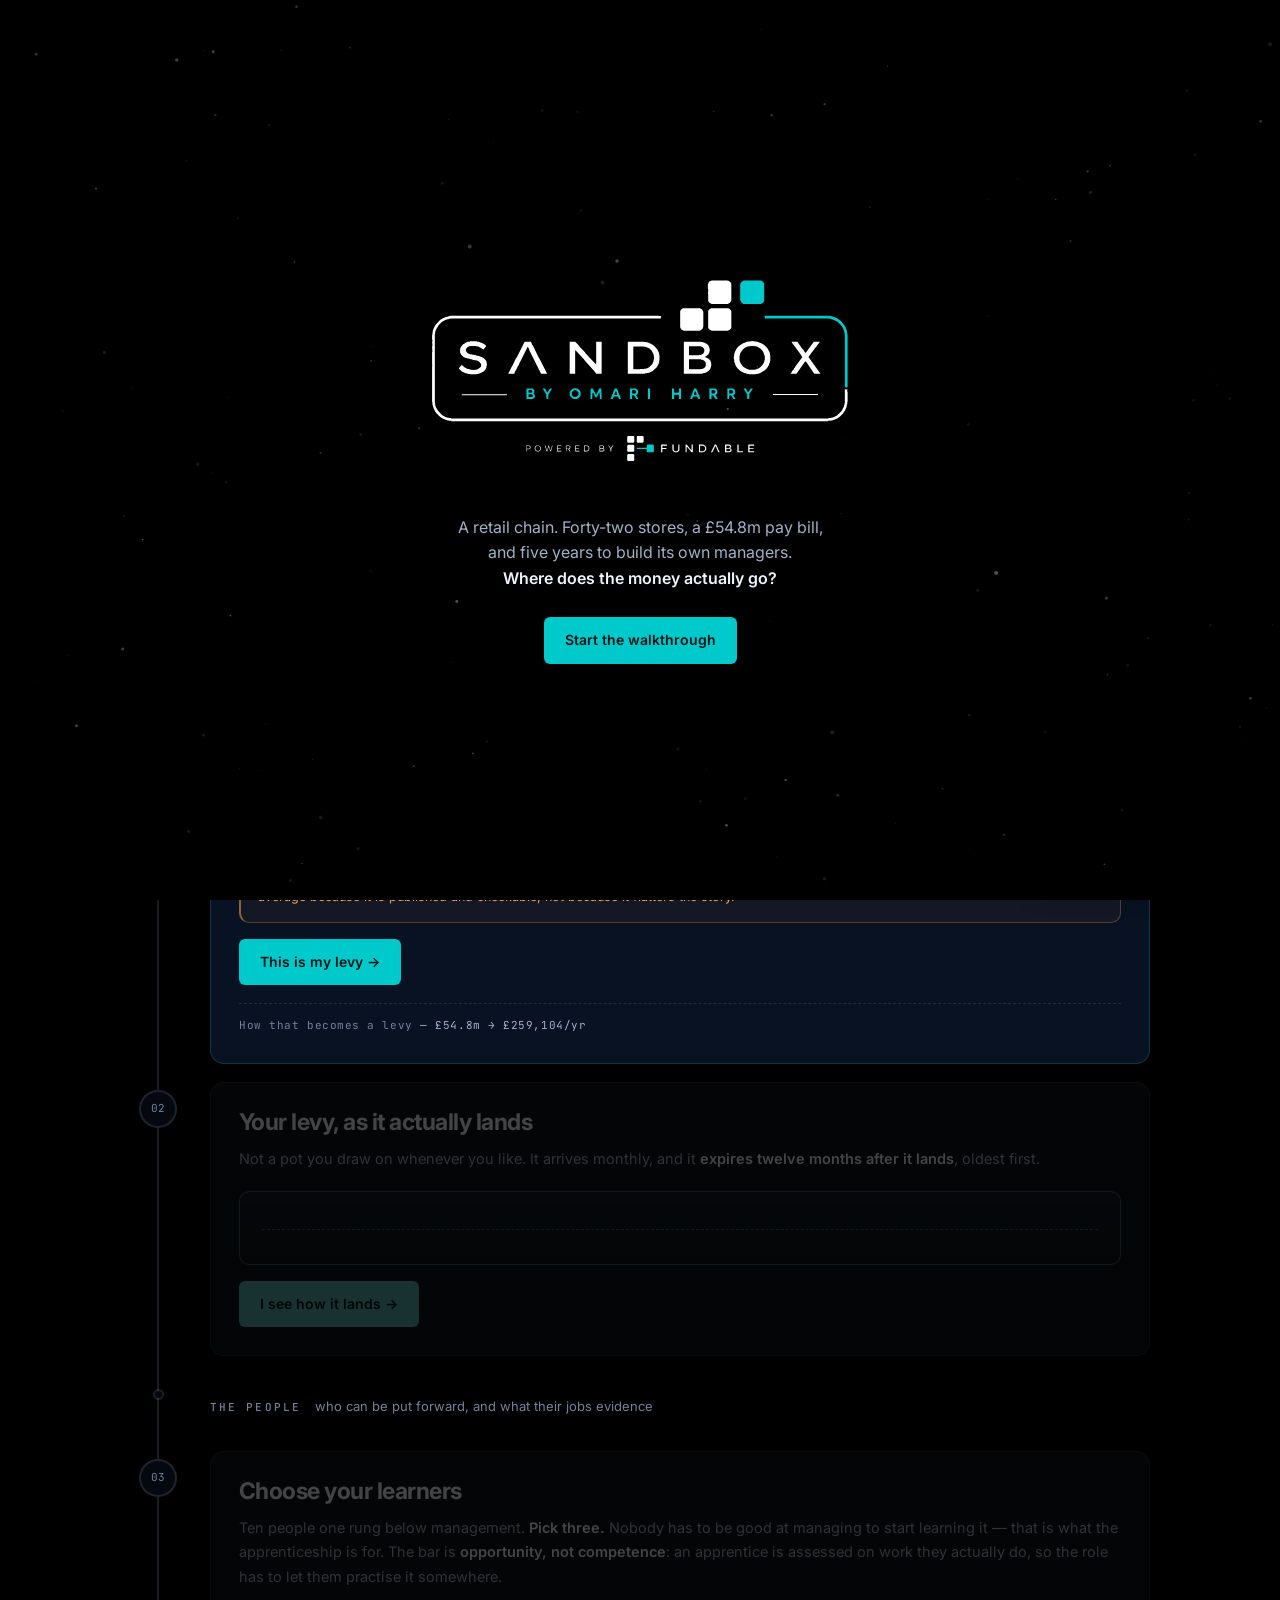
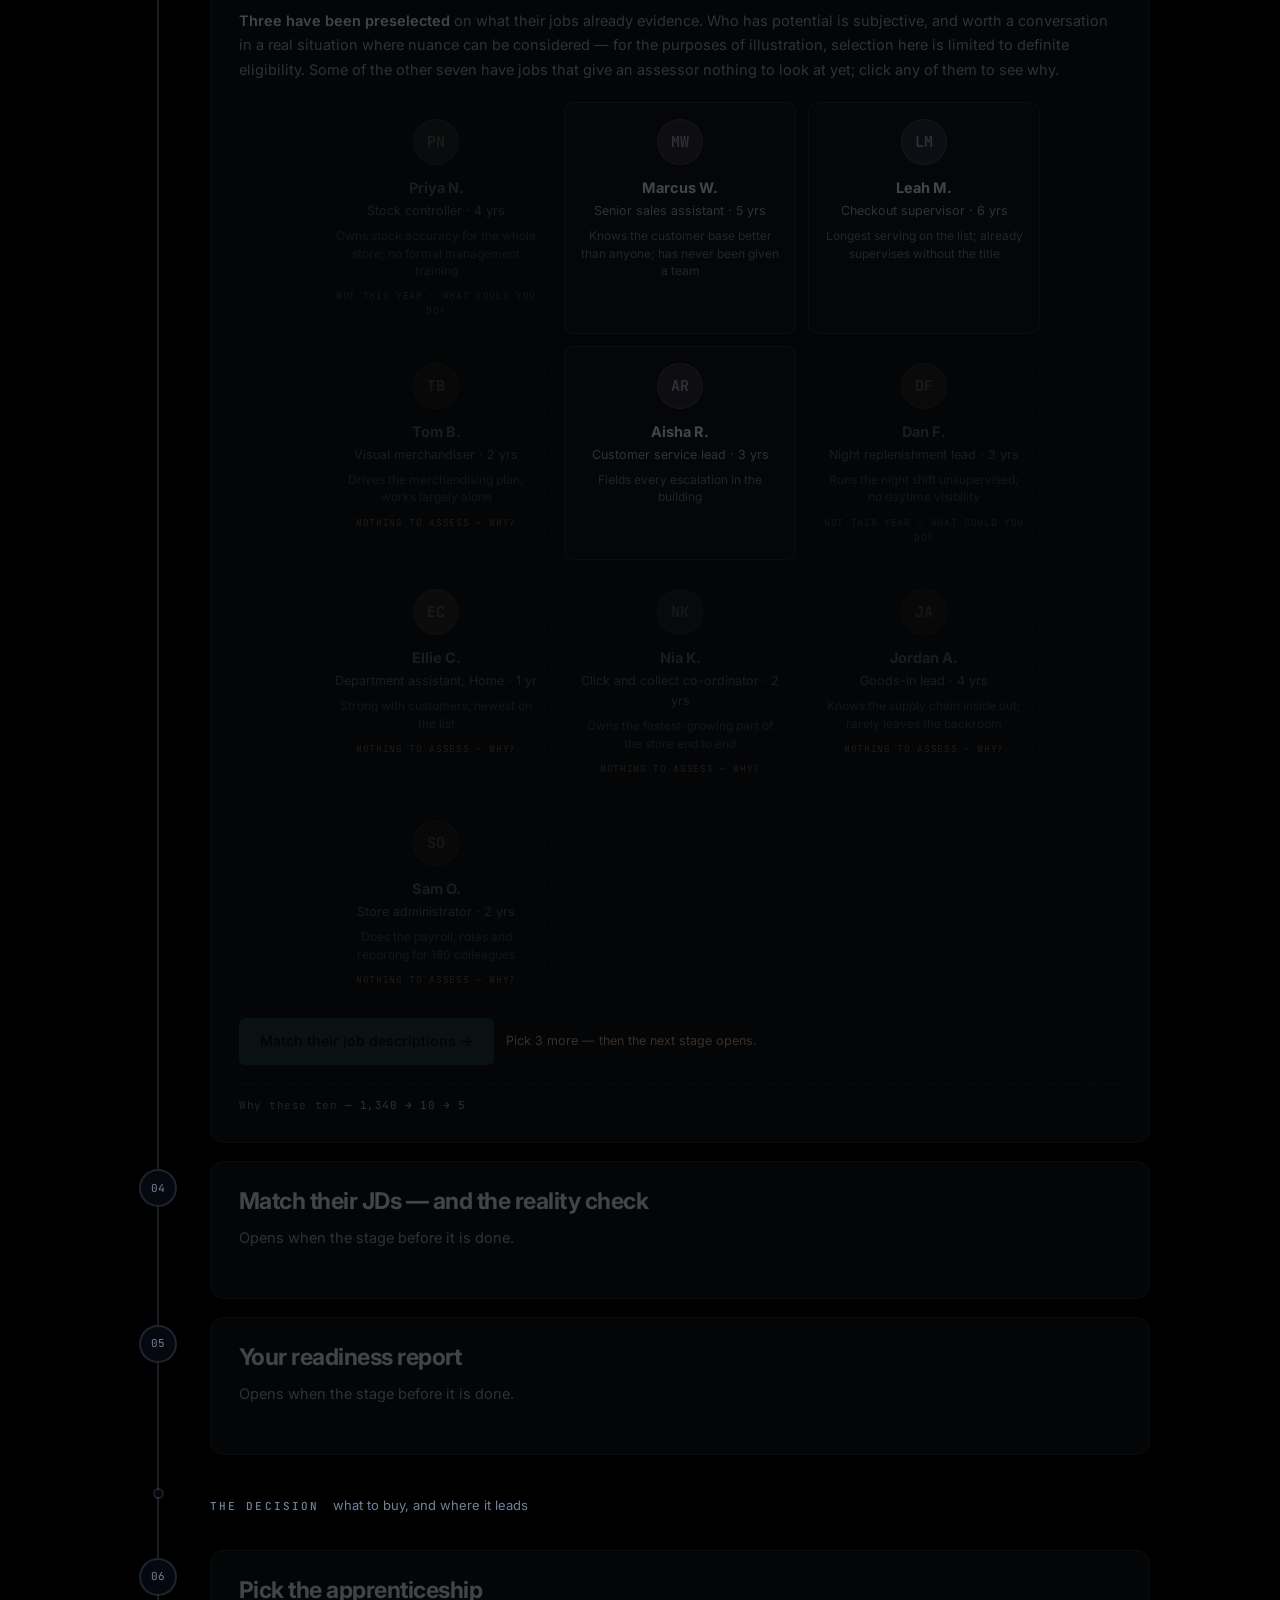
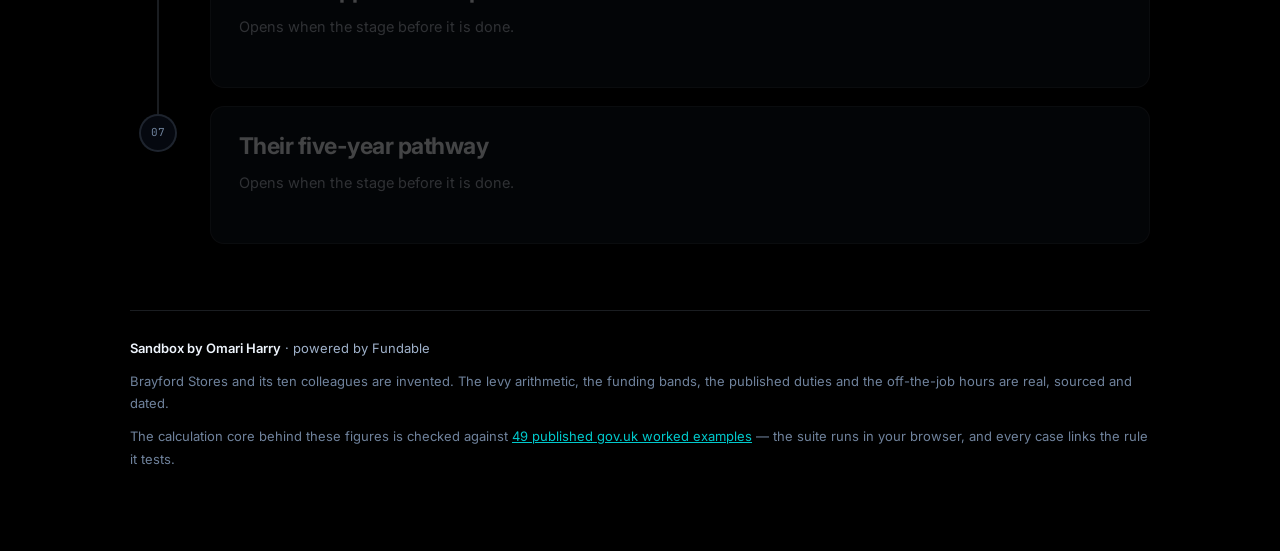
<file: index.html>
<!doctype html>
<html lang="en-GB">
<head>
<meta charset="utf-8">
<meta name="viewport" content="width=device-width,initial-scale=1">
<title>Sandbox by Omari Harry — develop a retail team, costed properly</title>
<meta name="description" content="A retail employer with a £54.8m pay bill and five years to build managers. Walk the funding, the people, the duty gap and the pathway — on published standards and the rules as they stand today.">
<link rel="icon" href="assets/fundable-favicon.svg">
<link rel="preconnect" href="https://fonts.googleapis.com">
<link rel="preconnect" href="https://fonts.gstatic.com" crossorigin>
<link href="https://fonts.googleapis.com/css2?family=Inter:wght@300;400;500;600;700;800&family=JetBrains+Mono:wght@400;500;600&display=swap" rel="stylesheet">
<style>
:root{
  --bg:#000000; --cyan:#00C9CC; --cyan-dim:rgba(0,201,204,.45); --cyan-ghost:rgba(0,201,204,.09);
  --ink:#eef4fc; --muted:#9fb1ca; --muted-2:#6f829c;
  --warm:#f0a35c; --bad:#e8705f; --good:#4fd6a0;
  --line:rgba(159,177,202,.16); --card:rgba(11,20,38,.9);
  --mono:'JetBrains Mono',ui-monospace,Menlo,Consolas,monospace;
  --rail:56px;
  /* Corner radii. There were thirteen distinct values in this file — 1, 2, 4,
     5, 6, 7, 9, 10, 12, 13, 14, 16 and 999 — which is not a system, it is
     what you get when every component is given whatever looked right the day
     it was written. These four say something instead: a container nested
     inside another takes a smaller radius than the thing it sits in, and a
     control takes a smaller one again, so the nesting is legible from the
     corners alone. Capsules and circles are shapes, not scale steps, and keep
     their own values. */
  --r-lg:14px;    /* the step card: the outermost container on the page   */
  --r-md:10px;    /* a panel sitting inside one                           */
  --r-sm:6px;     /* a control: button, disclosure, tag                   */
  --r-pill:999px; /* anything capsule-shaped: chips, tracks, thin marks   */
  /* One reading measure. Inside the stage cards there were seven different
     ones — 48, 60, 62, 72, 74, 76 and 78ch — all doing the same job, which
     put twelve different right edges in the cards and is why nothing looked
     aligned with anything. Measured shortfalls ran 129, 191, 203, 224, 254,
     262, 283, 298, 302, 310, 314, 492, 508 and 531px.

     Not removed, unified: at 12.5px a full 882px card is about 125
     characters a line, which is why the caps existed. With one value every
     paragraph shares an edge, so a card now has two — things that run the
     full width, and prose. */
  /* In px, not ch. ch is relative to each element's OWN font-size, so one
     token in ch resolved to 532, 583, 606, 620, 630 and 653px across the
     text sizes in these cards — a single token that still produced six
     edges. Absolute is the only way one value means one edge. 620px is the
     centre of what those caps already were: about 86 characters at 14px and
     96 at 12.5px, longer than the ideal measure and far shorter than the
     882px card. */
  --measure:620px;
  /* The measure is for prose with nothing around it. Inside a bordered panel
     the frame already shortens the line, so a measure there leaves a SECOND
     ragged edge inside the box — which is what the reality check looked
     like: its heading filling the box and its three paragraphs stopping
     213px short of the same inner edge. The rule is now: outside a box, the
     measure; inside one, fill it. */
}
*{box-sizing:border-box}
html{scroll-behavior:smooth}
body{margin:0;background:var(--bg);color:var(--ink);line-height:1.6;
  font-family:Inter,system-ui,-apple-system,'Segoe UI',sans-serif;-webkit-font-smoothing:antialiased}
body::before{content:'';position:fixed;inset:0;pointer-events:none;z-index:0;
  background:radial-gradient(900px 540px at 10% -14%,rgba(0,201,204,.085),transparent 62%)}
/* the cohort constellation. A canvas is a REPLACED element: inset:0 with an
   auto width gives it the intrinsic 300x150, not the inset box, so the size
   has to be stated. Sits under .wrap (z-index 1) and takes no clicks. */
#bg{position:fixed;inset:0;width:100%;height:100%;z-index:0;display:block;
  pointer-events:none}
.wrap{position:relative;z-index:1;max-width:1060px;margin:0 auto;padding:0 20px}
a{color:var(--cyan)}
:focus-visible{outline:2px solid var(--cyan);outline-offset:3px;border-radius:var(--r-sm)}

/* ── splash ───────────────────────────────────────────────────────────── */
#splash{position:fixed;inset:0;z-index:60;background:#000;display:flex;flex-direction:column;
  align-items:center;justify-content:center;gap:26px;padding:24px;transition:opacity .5s ease,visibility .5s}
#splash.gone{opacity:0;visibility:hidden}
/* The lockup is one flat SVG with no groups, so "powered by Fundable"
   cannot be scaled on its own inside it. It is sliced instead: measured, the
   artwork has a clean empty band between y608 and y640 of its 887 height, so
   the wordmark is everything above 624 and the credit everything below 640.
   Two boxes, each showing its own slice as a background, and the lower one
   is 70% as wide — which is the 30% reduction, since the background scales
   with the box. */
.sp-logo{display:flex;flex-direction:column;align-items:center;gap:10px;
  width:min(540px,86vw);position:relative;z-index:1;
  animation:rise .9s cubic-bezier(.2,.7,.3,1) both}
.sp-logo i{display:block;background-image:url(assets/sandbox-logo-transparent.svg);
  background-repeat:no-repeat;background-size:100% auto}
.sl-mark{width:100%;aspect-ratio:1774/624;background-position:top center}
.sl-by{width:70%;aspect-ratio:1774/247;background-position:bottom center}

/* Its own surface of the page's star field. The splash is opaque, so without
   this it is the one screen with nothing moving on it — and the field is
   already shared this way with the recap, same nodes, same drift, so the
   stars behind the logo are the stars you then scroll into. */
.sp-bg{position:absolute;inset:0;width:100%;height:100%;z-index:0;display:block;
  pointer-events:none;opacity:0;animation:spFade 2.4s .2s ease both}
@keyframes spFade{to{opacity:1}}
#splash .tag{position:relative;z-index:1;color:var(--muted);font-size:16px;text-align:center;max-width:46ch;margin:0;
  animation:rise .9s .25s cubic-bezier(.2,.7,.3,1) both}
#splash .tag b{color:var(--ink);font-weight:600}
#enter{position:relative;z-index:1;animation:rise .9s .45s cubic-bezier(.2,.7,.3,1) both}
@keyframes rise{from{opacity:0;transform:translateY(14px)}to{opacity:1;transform:none}}

/* ── chrome ───────────────────────────────────────────────────────────── */
.topbar{display:flex;align-items:center;justify-content:space-between;gap:22px;
  padding:24px 0 0;flex-wrap:wrap}
.topbar img{height:52px;width:auto}
/* the provenance was a wall of 10px mono beside the logo; it is now one line
   that opens, because it matters but it is not the headline */
details.prov{font-family:var(--mono);font-size:10.5px;color:var(--muted-2);max-width:70ch}
details.prov>summary{cursor:pointer;list-style:none;text-align:right;letter-spacing:.04em;
  padding:5px 0}
details.prov>summary::-webkit-details-marker{display:none}
details.prov>summary:hover,details.prov[open]>summary{color:var(--cyan)}
details.prov>summary b{color:var(--muted);font-weight:500}
.stamp{font-family:var(--mono);font-size:10.5px;color:var(--muted-2);margin:8px 0 0;
  text-align:right;line-height:1.95}
.stamp b{color:var(--muted);font-weight:500}
header{padding:56px 0 18px;max-width:72ch}
h1{margin:0 0 18px;font-size:clamp(30px,4.8vw,48px);line-height:1.05;font-weight:800;
  letter-spacing:-.027em;text-wrap:balance}
h1 em{font-style:normal;color:var(--cyan)}
.lede{margin:0;max-width:60ch;color:var(--muted);font-size:clamp(15px,1.8vw,17.5px);line-height:1.68}
.lede b{color:var(--ink);font-weight:600}

/* ── the stepper ──────────────────────────────────────────────────────── */
#stepper{position:fixed;top:0;left:0;right:0;z-index:40;background:rgba(3,6,12,.93);
  backdrop-filter:blur(9px);border-bottom:1px solid var(--line);
  transform:translateY(-100%);transition:transform .3s ease;pointer-events:none}
#stepper.show{transform:none;pointer-events:auto}
.stepper-in{max-width:1060px;margin:0 auto;padding:9px 20px;display:flex;align-items:center;
  gap:4px;flex-wrap:wrap}
.sdot{display:inline-flex;align-items:center;gap:7px;background:none;border:0;cursor:pointer;
  font:inherit;font-size:11.5px;color:var(--muted-2);padding:5px 9px;border-radius:var(--r-pill)}
.sdot:hover:not(:disabled){color:var(--ink);background:rgba(159,177,202,.07)}
.sdot:disabled{cursor:not-allowed;opacity:.42}
.sdot .sd{width:9px;height:9px;border-radius:50%;flex:0 0 auto;
  border:1.5px solid var(--stepc);background:transparent;transition:background .3s}
.sdot.done .sd{background:var(--stepc)}
.sdot.active .sd{background:var(--stepc);box-shadow:0 0 0 3px rgba(240,163,92,.22)}
.sdot.active{color:var(--ink);font-weight:600}
.sdot.locked .sd{border-color:var(--line)}
.sdot .sl{white-space:nowrap}
.sprog{margin-left:auto;font-family:var(--mono);font-size:10.5px;color:var(--muted-2);
  white-space:nowrap}

/* ── acts ─────────────────────────────────────────────────────────────────
   Seven steps is a lot to hold. Three acts give the page a shape you can see
   from the top, and the rail runs straight through them so the spine is not
   interrupted. */
.act{display:grid;grid-template-columns:var(--rail) 1fr;gap:0 24px;align-items:stretch}
.act .rail{position:relative;justify-self:center;width:var(--rail)}
.act .rail::after{content:'';position:absolute;left:50%;top:0;bottom:0;width:2px;margin-left:-1px;
  background:var(--line);transition:background .5s}
.act.lit .rail::after{background:var(--stepc,var(--cyan-dim));opacity:.55}
.act .rail::before{content:'';position:absolute;left:50%;top:50%;width:7px;height:7px;
  margin:-3.5px 0 0 -3.5px;border-radius:50%;background:#05080f;box-shadow:0 0 0 2px var(--line);
  z-index:2;transition:box-shadow .5s,background .5s}
.act.lit .rail::before{background:var(--stepc,var(--cyan));box-shadow:0 0 0 2px var(--stepc,var(--cyan))}
.act-label{display:flex;align-items:baseline;gap:14px;padding:40px 0 16px;flex-wrap:wrap}
.act-label b{font-family:var(--mono);font-size:11px;letter-spacing:.19em;text-transform:uppercase;
  color:var(--muted-2);font-weight:500;transition:color .5s}
.act.lit .act-label b{color:var(--stepc-ink,var(--cyan))}
.act-label i{font-style:normal;font-size:13px;color:var(--muted-2)}

/* ── the roadmap ──────────────────────────────────────────────────────── */
.step{display:grid;grid-template-columns:var(--rail) 1fr;gap:0 24px;align-items:start}
.rail{position:relative;justify-self:center;width:var(--rail);align-self:stretch}
.rail::after{content:'';position:absolute;left:50%;top:0;bottom:0;width:2px;margin-left:-1px;
  background:var(--line);transition:background .5s ease}
.step.done .rail::after{background:linear-gradient(var(--stepc,var(--cyan)),var(--stepc-next,var(--cyan-dim)))}
.step:last-of-type .rail::after{bottom:auto;height:46px}
.node{position:relative;z-index:2;display:flex;align-items:center;justify-content:center;
  width:38px;height:38px;margin:26px auto 0;border-radius:50%;background:#05080f;
  border:2px solid var(--line);font-family:var(--mono);font-size:11px;color:var(--muted-2);
  transition:border-color .4s,color .4s,box-shadow .4s,background .4s}
.step.active .node{border-color:var(--warm);color:var(--warm);
  box-shadow:0 0 0 5px rgba(240,163,92,.16);animation:arrive 2.4s ease-in-out infinite}
@keyframes arrive{0%,100%{box-shadow:0 0 0 5px rgba(240,163,92,.16)}
  50%{box-shadow:0 0 0 9px rgba(240,163,92,.05)}}
.step.done .node{border-color:var(--stepc,var(--cyan));background:var(--stepc,var(--cyan));
  color:var(--stepc-on,#07121a);font-weight:600;animation:none}
.step.done .node span{display:none}
.step.done .node::after{content:'\2713';font-size:15px}

.card{margin:18px 0 0;border:1px solid var(--line);border-radius:var(--r-lg);background:var(--card);
  padding:26px 28px 28px;transition:opacity .4s,filter .4s,border-color .4s}
.step.active .card{border-color:rgba(0,201,204,.22)}
.step.locked .card{opacity:.28;pointer-events:none;filter:grayscale(.55)}
.step.folded .card{padding:15px 22px}
.card-h{display:flex;align-items:baseline;gap:14px;flex-wrap:wrap}
/* Folded, the header becomes a three-column grid so the cyan summary starts
   at the same x on every stage. As a flex row it sat immediately after the
   heading, and the headings are different lengths — measured across the
   seven, the summary began at 137, 226, 173, 308, 174 and 188px, so scrolling
   a finished plan moved the one figure per stage you actually want to read
   through a 171px spread. The heading column is wider than the longest
   heading at the narrowest width this page runs at (294px at 1024), so
   nothing wraps to claim it. */
.step.folded .card-h{display:grid;grid-template-columns:310px 1fr auto;align-items:baseline;
  gap:0 14px}
.card-h h2{margin:0;font-size:23px;font-weight:700;letter-spacing:-.022em;line-height:1.2}
.step.folded .card-h h2{font-size:16px;font-weight:600;color:var(--muted)}
.fold-sum{margin:0;color:var(--cyan);font-size:13px;font-family:var(--mono)}
.reopen{margin-left:auto;background:none;border:0;color:var(--muted-2);font:inherit;font-size:12px;
  cursor:pointer;text-decoration:underline;padding:0}
.reopen:hover{color:var(--cyan)}
.linklike{background:none;border:0;padding:0;font:inherit;color:var(--cyan);cursor:pointer;
  text-decoration:underline;text-underline-offset:2px}
.linklike:hover{filter:brightness(1.2)}
.step.folded .card-body{display:none}
/* Full width, matching stage 1. These eighteen intros were the last things
   in the cards still stopping short of the edge, so every stage had one
   ragged right edge near the top of it. The trade is a longer line than the
   70ch they used to keep — about 100 characters on a full card — which is
   wide for continuous reading and is the reason the limit was there. They
   are short intros read once before the stage opens, not long passages, so
   the alignment is worth more here than the measure. */
.sub{margin:10px 0 20px;color:var(--muted);font-size:14.5px;line-height:1.68}
.sub b{color:var(--ink);font-weight:600}

/* ── payoff ───────────────────────────────────────────────────────────────
   The moments the walkthrough is actually for — the readout, the reality
   check, the verdict, the five-year tally. They were the same grey as the
   paragraphs around them, so they read as more text rather than as an
   arrival. One shared surface, lifted off the card. */
.payoff,.check,.verdict,.why{border-radius:var(--r-md);padding:22px 24px;margin-top:20px;position:relative;
  background:linear-gradient(180deg,rgba(0,201,204,.075),rgba(0,201,204,.015));
  border:1px solid var(--cyan-dim)}
.payoff::before,.check::before,.verdict::before,.why::before{content:'';position:absolute;left:0;top:18px;bottom:18px;width:2px;
  border-radius:var(--r-pill);background:var(--cyan)}
.payoff.warn,.check,.why{background:linear-gradient(180deg,rgba(240,163,92,.08),rgba(240,163,92,.015));
  border-color:rgba(240,163,92,.42)}
.payoff.warn::before,.check::before,.why::before{background:var(--warm)}
.payoff.stop,.verdict.bad{background:linear-gradient(180deg,rgba(232,112,95,.09),rgba(232,112,95,.015));
  border-color:rgba(232,112,95,.45)}
.payoff.stop::before,.verdict.bad::before{background:var(--bad)}
.payoff>h3,.check h3,.verdict h3,.why h4{margin:0 0 10px;font-size:15px;font-weight:700;letter-spacing:-.01em;color:var(--cyan)}
.payoff.warn>h3,.check h3,.why h4{color:var(--warm)}
.payoff.stop>h3,.verdict.bad h3{color:var(--bad)}
.payoff>p,.check p,.verdict p,.why p{margin:0 0 10px;font-size:14px;line-height:1.66;color:var(--muted)}
.payoff>p:last-child,.check p:last-child,.verdict p:last-child,.why p:last-child{margin-bottom:0}
.payoff b,.check b,.verdict b,.why b{color:var(--ink)}

/* ── working-out panel ────────────────────────────────────────────────── */
details.work{margin-top:18px;border-top:1px dashed var(--line);padding-top:13px}
details.work>summary{cursor:pointer;font-family:var(--mono);font-size:11px;letter-spacing:.05em;
  color:var(--muted-2);list-style:none}
details.work>summary::-webkit-details-marker{display:none}
details.work>summary:hover{color:var(--cyan)}
details.work>summary .chain{color:var(--muted)}
details.work[open]>summary{color:var(--cyan);margin-bottom:12px}
.funnel{font-family:var(--mono);font-size:12px;border-collapse:collapse;width:100%;max-width:var(--measure)}
.funnel td{padding:5px 0;border-bottom:1px solid rgba(159,177,202,.07);vertical-align:baseline}
.funnel td:last-child{text-align:right;color:var(--ink);font-variant-numeric:tabular-nums;white-space:nowrap}
.funnel .drop{color:var(--bad);margin-left:12px;font-size:11px}
.funnel tr.indent td:first-child{padding-left:16px;color:var(--muted)}
.funnel tr.sum td{color:var(--cyan);border-bottom:0;padding-top:9px}
.ours{margin:13px 0 0;font-size:12.5px;color:var(--warm);max-width:var(--measure);line-height:1.6}
.ours b{color:var(--ink)}

/* ── controls ─────────────────────────────────────────────────────────── */
label{display:block;font-size:12px;color:var(--muted);margin:0 0 7px}
input[type=range]{width:100%;max-width:520px;accent-color:var(--cyan);margin:4px 0 0}
.btn{font:inherit;font-size:14px;font-weight:600;cursor:pointer;border-radius:var(--r-sm);padding:11px 20px;
  border:1px solid transparent;background:var(--cyan);color:#001314}
.btn:hover{filter:brightness(1.1)}
.btn.ghost{background:none;color:var(--muted);border-color:var(--line)}
.btn.ghost:hover{color:var(--cyan);border-color:var(--cyan)}
.btn:disabled{opacity:.28;cursor:not-allowed;filter:none}
.gate-why{font-size:12.5px;color:var(--warm);max-width:var(--measure);line-height:1.5}
.gate-why.ok{color:var(--good)}
.why .scope{color:var(--muted-2);font-size:12.5px;font-style:italic}

/* ── the pointer ────────────────────────────────────────
   The gate already says WHAT is missing, in a line beside a disabled button
   that on these cards is usually below the fold. What it cannot say is WHERE.

   First attempt put the words in a tag floating above the target. Measured,
   it covered the £20,000,000 on step 1 — the very figure the instruction is
   about — and there is no side that is free: every target here is a block
   wrapped in body text, so above clips a paragraph's last line and right
   runs out of card by step 3. A pointer that hides the thing it points at is
   worse than none.

   So the two halves live apart, each where it has room. The halo says WHERE,
   drawn in the dead space just outside the target, overlapping nothing. The
   pill says WHAT, fixed bottom-right where nothing can be under it, and it
   scrolls the target back when you have wandered off. Warm while something
   is owed, cyan once the gate releases — the page's own rule, where warm is
   what you still have to deal with.

   No motion. Dynamics come after this, deliberately. */
#halo{position:fixed;z-index:35;pointer-events:none;border-radius:var(--r-md);
  border:1.5px solid var(--warm);box-shadow:0 0 0 3px rgba(240,163,92,.1);
  opacity:0;transition:opacity .3s ease,border-color .3s ease}
#halo.on{opacity:1}
#halo.ready{border-color:var(--cyan);box-shadow:0 0 0 3px rgba(0,201,204,.09)}
/* bottom right, because the dev bar owns bottom left and the stepper the top */
#nudge{position:fixed;right:20px;bottom:20px;z-index:45;display:none;align-items:center;
  gap:9px;max-width:min(42ch,calc(100vw - 40px));text-align:left;
  font-family:var(--mono);font-size:11.5px;line-height:1.45;letter-spacing:.02em;
  color:#07121a;background:var(--warm);border:0;padding:9px 13px;border-radius:var(--r-sm);
  cursor:pointer;font-weight:500;box-shadow:0 7px 26px rgba(0,0,0,.55)}
#nudge.on{display:flex}
#nudge.ready{background:var(--cyan)}
#nudge:hover{filter:brightness(1.07)}
#nudge:focus-visible{outline:2px solid var(--ink);outline-offset:2px}
#nudge i{font-style:normal;font-size:14px;line-height:1;opacity:.75;flex:none}
#nudge u{text-decoration:none;font-size:9.5px;letter-spacing:.1em;text-transform:uppercase;
  opacity:.6;flex:none;border-left:1px solid rgba(7,18,26,.3);padding-left:9px}
.scale{display:flex;justify-content:space-between;max-width:520px;font-family:var(--mono);
  font-size:10.5px;color:var(--muted-2);margin-top:4px}
/* Brayford's actual pay bill, marked on the track. The slider is there to be
   played with; the scenario still has one real number, and the step will not
   let you leave on someone else's. */
.sliderwrap{position:relative;max-width:520px;padding-top:20px}
.mark{position:absolute;top:12px;height:28px;width:2px;background:var(--warm);
  border-radius:var(--r-pill);pointer-events:none;transform:translateX(-1px)}
.mark i{position:absolute;top:-14px;left:50%;transform:translateX(-50%);font-style:normal;
  font-family:var(--mono);font-size:9.5px;letter-spacing:.07em;text-transform:uppercase;
  color:var(--warm);white-space:nowrap}
.hint{margin:14px 0 0;font-size:13px;line-height:1.6;max-width:var(--measure);color:var(--muted)}
.hint b{color:var(--ink)}
.hint.off{color:var(--warm)}
.hint.off b{color:var(--warm)}
.big{font-family:var(--mono);font-size:30px;font-weight:600;color:var(--ink);
  font-variant-numeric:tabular-nums;line-height:1.2;margin-bottom:10px}
/* The pay bill is the INPUT; the levy is the answer the step is named after.
   They used to be the other way round — the biggest figure on a step called
   "Here is your levy" was the pay bill. */
.paybill{font-family:var(--mono);font-size:19px;font-weight:500;color:var(--muted);
  font-variant-numeric:tabular-nums;line-height:1.2;margin-bottom:10px}
/* The stage was a single ragged column in an 882px card: measured, the rows
   left between 242 and 374px of dead space down the right, and the two
   things that belong together — the pay bill you set and the levy it
   produces — were stacked, so you could not watch one move the other.

   Side by side they read as cause and effect, and the card is filled by the
   content rather than by widening the prose, which has a measure for a
   reason. Below 1180 they stack again: two columns of ~380px start breaking
   the slider scale and the big figure. */
.s1-grid{display:grid;grid-template-columns:minmax(0,1fr) minmax(0,420px);
  gap:0 34px;align-items:start;margin-top:4px}
.s1-set{min-width:0}
.s1-set .hint{max-width:none}
.s1-grid .levyout{margin:0;border:1px solid var(--cyan-dim);border-radius:var(--r-md);
  padding:17px 19px;background:rgba(0,201,204,.045)}
.s1-grid .levyout.nil{border-color:rgba(240,163,92,.4);background:rgba(240,163,92,.05)}
@media screen and (max-width:1180px){
  .s1-grid{grid-template-columns:minmax(0,1fr);gap:22px 0}
  .s1-grid .levyout{max-width:520px}
}
.levyout{margin-top:22px}
.levyout .lk{font-family:var(--mono);font-size:10px;letter-spacing:.12em;text-transform:uppercase;
  color:var(--muted-2)}
.levyout .lv{font-family:var(--mono);font-size:34px;font-weight:600;color:var(--cyan);
  font-variant-numeric:tabular-nums;line-height:1.18;margin-top:5px}
.levyout .ls{font-size:13px;color:var(--muted);margin-top:5px}
.levyout.nil .lv{color:var(--warm)}
/* Boxed rather than hung off a left bar. Measured inside stage 1's 882px
   card, the rows ended at four different places — the intro 242px short of
   the edge, the hint 454, this 314, the buttons flush — and a bar-and-indent
   paragraph at its own width was the most obviously stray of them. As a box
   it has the same edges as the grid above it and the controls below, so the
   stage reads as a stack of aligned blocks. */
.caveat-vis{margin:18px 0 0;font-size:12.5px;line-height:1.65;color:var(--warm);
  border:1px solid rgba(240,163,92,.3);border-left:2px solid rgba(240,163,92,.55);
  border-radius:var(--r-md);background:rgba(240,163,92,.045);padding:14px 17px}
.caveat-vis b{color:var(--ink)}


/* ── readout ──────────────────────────────────────────────────────────── */
.readout{border:1px solid var(--cyan-dim);border-radius:var(--r-md);padding:20px 22px;
  background:linear-gradient(180deg,rgba(0,201,204,.07),rgba(0,201,204,.02))}
.ro-grid{display:grid;gap:18px;grid-template-columns:repeat(auto-fit,minmax(166px,1fr))}
.ro .k{font-family:var(--mono);font-size:10px;letter-spacing:.11em;text-transform:uppercase;color:var(--muted-2)}
.ro .v{font-family:var(--mono);font-size:26px;font-weight:600;color:var(--cyan);margin-top:5px;
  font-variant-numeric:tabular-nums;line-height:1.15}
.ro .s{font-size:12px;color:var(--muted);margin-top:4px}
.ro-sum{margin:17px 0 0;padding-top:14px;border-top:1px dashed var(--cyan-dim);font-size:14px;color:var(--muted)}
.ro-sum b{color:var(--ink)}

/* ── people ───────────────────────────────────────────────────────────── */
.team{scroll-margin-top:62px;display:grid;gap:12px;justify-content:center;
  grid-template-columns:repeat(auto-fit,minmax(214px,232px))}
.person{display:flex;flex-direction:column;align-items:center;gap:2px;text-align:center;
  font:inherit;color:inherit;width:100%;
  background:rgba(159,177,202,.035);border:1px solid var(--line);border-radius:var(--r-md);
  padding:16px 14px 14px;cursor:pointer}
.av{width:46px;height:46px;border-radius:50%;display:flex;align-items:center;justify-content:center;
  font-family:var(--mono);font-size:15px;font-weight:600;letter-spacing:.02em;margin-bottom:9px;
  border:1px solid rgba(255,255,255,.14);flex:0 0 auto}
.person.on .av{box-shadow:0 0 0 3px var(--cyan-ghost)}
.person.blocked .av{filter:grayscale(1) brightness(.8)}
.person:hover{border-color:var(--cyan-dim)}
.person.on{border-color:var(--cyan);background:var(--cyan-ghost)}
.infopack{margin:12px 0 4px;border:1px solid var(--cyan-dim);border-radius:var(--r-md);padding:14px 16px;
  background:rgba(0,201,204,.055)}
.ip-h{display:flex;align-items:baseline;gap:12px;margin-bottom:9px}
.ip-h b{font-size:14px;color:var(--cyan)}
.ip-h .dismiss{margin-left:auto}
.infopack .funnel td{padding:6px 14px 6px 0;vertical-align:top;font-family:var(--mono);font-size:11.5px}
.ip-why{margin:11px 0 0;font-size:13px;color:var(--muted);line-height:1.6}
.ip-src{margin:10px 0 0;font-family:var(--mono);font-size:10.5px;color:var(--muted-2)}
.ip-src a{color:var(--muted)}
.person.soon{border-style:dashed;opacity:.72;cursor:help}
.person.soon:hover{opacity:.95;border-color:var(--warm)}
.person.blocked{border-style:dashed;opacity:.5;cursor:help}
.person.blocked:hover{opacity:.78;border-color:var(--warm)}
.person.blocked .nm{color:var(--muted)}
.person .flag.soft{color:var(--muted-2)}
.person .flag{font-family:var(--mono);font-size:9.5px;letter-spacing:.07em;text-transform:uppercase;
  color:var(--warm);margin-top:7px}
.why .dismiss{background:none;border:0;padding:0;font:inherit;font-size:12px;color:var(--muted-2);
  cursor:pointer;text-decoration:underline}
.why .dismiss:hover{color:var(--cyan)}
.person .nm{font-weight:700;font-size:14.5px}
.person.on .nm{color:var(--cyan)}
.person .rl{font-size:12.5px;color:var(--muted)}
.person .nt{font-size:12px;color:var(--muted-2);margin-top:4px;line-height:1.45}
.row{display:flex;gap:12px;flex-wrap:wrap;align-items:center;margin-top:16px}

/* ── step 4 · duty coverage ───────────────────────────────────────────── */
.learner{border:1px solid var(--line);border-radius:var(--r-md);padding:15px 17px;margin-top:11px;
  background:rgba(159,177,202,.03)}
.lh{display:flex;align-items:baseline;gap:10px;flex-wrap:wrap}
.lh .ln{font-weight:700;font-size:15px;color:var(--cyan)}
.lh .lr{font-size:12.5px;color:var(--muted)}
.lh .lscore{margin-left:auto;font-family:var(--mono);font-size:11.5px;color:var(--muted)}
.lh .lscore b{color:var(--ink)}
.chips{display:flex;flex-wrap:wrap;gap:7px;margin-top:11px}
.chip{font-family:var(--mono);font-size:10.5px;letter-spacing:.03em;padding:4px 9px;border-radius:var(--r-pill);
  border:1px solid var(--line);color:var(--muted-2);white-space:nowrap}
.chip.yes{background:var(--cyan);border-color:var(--cyan);color:#001314;font-weight:600}
.chip.partly{border-color:var(--cyan-dim);color:var(--cyan)}
.chip.no{text-decoration:line-through;opacity:.6}
.jd{list-style:none;margin:12px 0 0;padding:0;font-size:13px}
.jd li{padding:5px 0 5px 15px;border-left:2px solid var(--line);color:var(--muted);margin-bottom:3px}
.jd li.ev{border-left-color:var(--cyan);color:var(--ink)}
.jd li em{font-style:normal;font-family:var(--mono);font-size:10.5px;color:var(--cyan);
  display:block;margin-top:2px}
.learner details{margin-top:11px}
/* This was 12px muted-2 text with the marker removed, which is the styling of
   a caption, not of a control — and on stages 4 and 5 opening it is the whole
   of the work, the thing the gate is waiting on. Shut, it is now plainly a
   button and says whose JD it opens. Open, it reverts to the quiet caption it
   used to be, because by then it has nothing left to ask for. */
.learner details>summary{cursor:pointer;list-style:none;display:inline-flex;align-items:center;
  gap:8px;font-family:var(--mono);font-size:11.5px;letter-spacing:.03em;color:var(--warm);
  border:1px solid rgba(240,163,92,.5);border-radius:var(--r-sm);padding:7px 12px;
  background:rgba(240,163,92,.07);transition:color .2s,border-color .2s,background .2s}
.learner details>summary::-webkit-details-marker{display:none}
.learner details>summary::before{content:'\25B8';font-size:10px;opacity:.8;
  transition:transform .2s}
.learner details>summary:hover{color:var(--cyan);border-color:var(--cyan);
  background:var(--cyan-ghost)}
.learner details[open]>summary{font-family:inherit;font-size:12px;letter-spacing:0;
  color:var(--muted-2);border-color:transparent;background:none;padding:2px 0}
.learner details[open]>summary::before{transform:rotate(90deg)}
.learner details[open]>summary:hover{color:var(--cyan);border-color:transparent;background:none}
.learner details>summary .s-open{display:none}
.learner details[open]>summary .s-shut{display:none}
.learner details[open]>summary .s-open{display:inline}

/* ── step 7 · the pathway ─────────────────────────────────────────────── */
.tl-wrap{overflow-x:auto;padding-bottom:4px}
.tl{min-width:540px;position:relative;margin:26px 0 10px}
.tl-axis{position:relative;height:17px;border-bottom:1px solid var(--line)}
.tl-axis span{position:absolute;transform:translateX(-50%);font-family:var(--mono);
  font-size:10px;color:var(--muted-2);bottom:3px}
.tl-axis span::after{content:'';position:absolute;left:50%;bottom:-5px;width:1px;height:5px;
  background:var(--line)}
.tl-track{position:relative;height:118px;margin:4px 0 30px}
.tl-bar{position:absolute;height:46px;border-radius:var(--r-sm);padding:7px 11px;overflow:hidden;
  background:linear-gradient(135deg,rgba(0,201,204,.3),rgba(0,201,204,.13));
  border:1px solid var(--cyan-dim)}
.tl-bar.two{top:60px}
.tl-bar .bn{display:block;font-size:12.5px;font-weight:700;color:var(--cyan);white-space:nowrap;
  overflow:hidden;text-overflow:ellipsis}
.tl-bar .bm{display:block;font-family:var(--mono);font-size:10px;color:var(--muted);margin-top:2px;
  white-space:nowrap}
.tl-bar.off{background:linear-gradient(135deg,rgba(232,112,95,.26),rgba(232,112,95,.1));
  border-color:var(--bad)}
.tl-epa{position:absolute;height:46px;border-radius:0 var(--r-sm) var(--r-sm) 0;border:1px dashed var(--cyan-dim);
  border-left:0;background:repeating-linear-gradient(135deg,rgba(0,201,204,.14) 0 4px,transparent 4px 9px)}
.tl-epa.two{top:60px}
.tl-epa span{position:absolute;left:50%;top:50%;transform:translate(-50%,-50%);font-family:var(--mono);
  font-size:9px;color:var(--cyan);letter-spacing:.06em}
.tl-bar.off .bn{color:var(--bad)}
/* was a full-height line cutting through both bars; now just a tick under
   the axis, beside its own label */
.tl-mark{position:absolute;top:auto;bottom:-6px;width:1px;height:9px;background:var(--warm);
  border-radius:var(--r-pill)}
.tl-mark::before{content:attr(data-label);position:absolute;top:auto;bottom:-24px;left:50%;
  transform:translateX(-50%);font-family:var(--mono);font-size:9.5px;letter-spacing:.07em;
  text-transform:uppercase;color:var(--warm);white-space:nowrap}
.tl-mark.edge::before{transform:translateX(-100%)}
/* the first and last year ticks half-overhang their own chart without this */
.tl-axis span:first-child{transform:translateX(-12%)}
.tl-axis span:last-child{transform:translateX(-88%)}
.tl-gap{position:absolute;top:50px;height:14px;border-top:1px dashed var(--muted-2);
  border-left:1px dashed var(--muted-2);border-right:1px dashed var(--muted-2)}
.tl-gap span{position:absolute;top:16px;left:50%;transform:translateX(-50%);font-size:11px;
  color:var(--muted-2);white-space:nowrap}
.walker{position:absolute;top:-34px;left:0;display:flex;flex-direction:column;align-items:center;
  pointer-events:none;transition:left .9s cubic-bezier(.4,.1,.3,1);z-index:4}
.walker .av{width:30px;height:30px;font-size:11px;margin:0;box-shadow:0 0 0 3px #05080f}
.walker .wt{margin-top:3px;width:1px;height:10px;background:var(--warm)}
.walkbar{display:flex;align-items:center;gap:14px;flex-wrap:wrap;margin-top:26px}
.walkbar .wsay{font-size:13.5px;color:var(--muted);line-height:1.55;max-width:var(--measure);flex:1 1 300px}
.walkbar .wsay b{color:var(--ink)}
.walkbar .wyr{font-family:var(--mono);font-size:11px;color:var(--warm);white-space:nowrap}
/* Boxed, so they run the card's full width instead of stopping 262px short
   of it. Quieter than .caveat-vis on stage 1, which is a warning and keeps
   its warm border: these are asides, so the box is neutral and the text
   carries whatever colour the figure gives it.

   Two pairs of these sit back to back on stage 7. As separate boxes a run
   reads as a pile, so consecutive ones overlap their borders and square the
   corners between them — a run becomes one box with a rule across it. */
.caveat{margin:14px 0 0;font-size:12.5px;color:var(--muted-2);line-height:1.65;
  border:1px solid var(--line);border-radius:var(--r-md);padding:13px 16px;
  background:rgba(159,177,202,.035)}
.caveat b{color:var(--muted)}
.caveat + .caveat{margin-top:-1px;border-top-left-radius:0;border-top-right-radius:0}
.caveat:has(+ .caveat){border-bottom-left-radius:0;border-bottom-right-radius:0}
/* the provider-context card. Matches .prog's box so stage 6 reads as one
   stack of equal-width cards rather than cards with footnotes between them. */
.stopcard{border:1px solid rgba(240,163,92,.38);border-radius:var(--r-md);padding:18px 20px;
  margin-top:14px;background:rgba(240,163,92,.05)}
.stopcard h3{margin:0;font-size:16px;font-weight:700;color:var(--warm);letter-spacing:-.01em}
.stopsub{margin:8px 0 0;font-size:13px;line-height:1.6;color:var(--muted)}
.stopgrid{display:grid;gap:14px;grid-template-columns:repeat(auto-fit,minmax(230px,1fr));
  margin-top:16px}
.stopnote{border-left:2px solid rgba(240,163,92,.4);padding-left:13px}
.stopnote>b{display:block;font-family:var(--mono);font-size:9.5px;letter-spacing:.11em;
  text-transform:uppercase;color:var(--warm);margin-bottom:7px;font-weight:500;line-height:1.5}
.stopnote>span{display:block;font-size:12.5px;line-height:1.65;color:var(--muted-2)}
.stopnote>span b{color:var(--muted)}
.stopnote .bad{color:var(--bad)}
.stopnote a{color:var(--cyan);text-decoration:none;border-bottom:1px solid var(--cyan-dim)}
.tally{display:grid;gap:12px;grid-template-columns:repeat(auto-fit,minmax(158px,1fr));margin-top:20px}
.tally .t{border:1px solid var(--line);border-radius:var(--r-md);padding:14px 15px;
  background:rgba(159,177,202,.03)}
.tally .k{font-family:var(--mono);font-size:10px;letter-spacing:.1em;text-transform:uppercase;
  color:var(--muted-2)}
.tally .v{font-family:var(--mono);font-size:22px;font-weight:600;margin-top:5px;
  font-variant-numeric:tabular-nums;line-height:1.2}
.tally .s{font-size:12px;color:var(--muted);margin-top:4px}
.tally .t.spend .v{color:var(--cyan)}
.tally .t.waste .v{color:var(--warm)}

/* ── KSB coverage report ──────────────────────────────────────────────── */
.ksb-h{display:flex;align-items:center;gap:20px;flex-wrap:wrap;
  padding:14px 0 15px;border-bottom:1px solid var(--line)}
.ring{flex:0 0 auto;position:relative;width:62px;height:62px}
.ring svg{transform:rotate(-90deg)}
.ring .rv{position:absolute;inset:0;display:flex;align-items:center;justify-content:center;
  font-family:var(--mono);font-size:15px;font-weight:600;color:var(--cyan)}
.ring.low .rv{color:var(--warm)}
.ksb-who{min-width:150px}
.ksb-who .n{font-weight:700;font-size:15px}
.ksb-who .r{font-size:12.5px;color:var(--muted)}
.ksb-band{font-family:var(--mono);font-size:10.5px;letter-spacing:.06em;text-transform:uppercase;
  padding:4px 10px;border-radius:var(--r-pill);border:1px solid var(--cyan-dim);color:var(--cyan)}
.ksb-band.low{border-color:rgba(240,163,92,.5);color:var(--warm)}
.ksb-tot{margin-left:auto;font-family:var(--mono);font-size:12px;color:var(--muted);
  font-variant-numeric:tabular-nums;text-align:right}
.ksb-tot b{color:var(--ink);font-size:14px}
.ksb-areas{display:grid;gap:9px;margin:14px 0 0}
.ka{display:flex;align-items:center;gap:12px}
.ka .kl{font-family:var(--mono);font-size:10.5px;letter-spacing:.07em;text-transform:uppercase;
  color:var(--muted-2);flex:0 0 84px}
.ka .kb{flex:1;height:9px;border-radius:var(--r-pill);background:rgba(159,177,202,.09);overflow:hidden;
  border:1px solid var(--line)}
.ka .kb i{display:block;height:100%;border-radius:var(--r-pill);background:var(--cyan)}
.ka.K .kb i{background:var(--cyan)}
.ka.S .kb i{background:#8b7df0}
.ka.B .kb i{background:var(--warm)}
.ka .kn{font-family:var(--mono);font-size:11.5px;color:var(--muted);flex:0 0 58px;text-align:right;
  font-variant-numeric:tabular-nums}
.ksb-list{list-style:none;margin:13px 0 0;padding:0;display:grid;gap:5px;
  grid-template-columns:repeat(auto-fit,minmax(252px,1fr))}
.ksb-list li{font-size:12.5px;color:var(--muted-2);display:flex;gap:8px;align-items:baseline;
  line-height:1.5}
.ksb-list li.ev{color:var(--muted)}
.ksb-list li .c{font-family:var(--mono);font-size:10px;flex:0 0 26px;color:var(--muted-2)}
.ksb-list li.ev .c{color:var(--cyan)}
.ksb-list li.ev b{color:var(--ink);font-weight:600}
.ksb-list li .ln{display:block;font-size:11px;color:var(--cyan);opacity:.75;margin-top:1px}

/* ── step 6 · assigning the cohort ────────────────────────────────────── */
.prog{border:1px solid var(--cyan-dim);border-radius:var(--r-md);padding:18px 20px;margin-top:14px;
  background:linear-gradient(180deg,rgba(0,201,204,.06),rgba(0,201,204,.015))}
.prog.later{border-color:var(--line);background:rgba(159,177,202,.03)}
.prog-h{display:flex;align-items:baseline;gap:12px;flex-wrap:wrap}
.prog-h .yr{font-family:var(--mono);font-size:10px;letter-spacing:.1em;text-transform:uppercase;
  color:var(--cyan);border:1px solid var(--cyan-dim);border-radius:var(--r-pill);padding:3px 9px}
.prog.later .prog-h .yr{color:var(--muted-2);border-color:var(--line)}
.prog-h .pn{font-weight:700;font-size:16px}
.prog-h .pv{font-size:13px;color:var(--muted);font-weight:500}
.prog-h .pm{margin-left:auto;font-family:var(--mono);font-size:12px;color:var(--muted);
  font-variant-numeric:tabular-nums}
.prog-h .pm b{color:var(--ink)}
.proglinks{margin:10px 0 0;font-family:var(--mono);font-size:11px;color:var(--muted-2)}
.proglinks a{color:var(--cyan);text-decoration:none;border-bottom:1px solid var(--cyan-dim)}
.proglinks a:hover{filter:brightness(1.2)}

.drop{margin-top:14px;border:2px dashed var(--line);border-radius:var(--r-md);min-height:76px;
  padding:12px;display:flex;flex-wrap:wrap;gap:8px;align-items:flex-start;align-content:flex-start;
  transition:border-color .2s,background .2s}
.drop.over{border-color:var(--cyan);background:var(--cyan-ghost)}
.drop.full{border-style:solid;border-color:var(--cyan-dim)}
.drop .ph{color:var(--muted-2);font-size:13px;margin:auto;text-align:center;line-height:1.5}
.chip-row{display:flex;flex-wrap:wrap;gap:8px;margin-top:14px;min-height:40px}
.namechip{display:inline-flex;align-items:center;gap:8px;border:1px solid var(--line);
  border-radius:var(--r-pill);padding:6px 13px 6px 7px;background:rgba(159,177,202,.06);cursor:grab;
  font:inherit;color:inherit;font-size:13.5px;font-weight:600;user-select:none}
.namechip:hover{border-color:var(--cyan-dim)}
.namechip:active{cursor:grabbing}
.namechip.dragging{opacity:.4}
.namechip .av{width:24px;height:24px;font-size:9.5px;margin:0;border-radius:50%}
.namechip .rl2{font-weight:400;font-size:11.5px;color:var(--muted-2)}
.drop .namechip{background:rgba(0,201,204,.13);border-color:var(--cyan-dim)}
.drop .namechip .rl2{color:var(--muted)}
.assign-note{margin:12px 0 0;font-size:12.5px;color:var(--muted-2)}
.assign-note b{color:var(--ink)}
.cohort-out{margin-top:16px;font-family:var(--mono);font-size:13px;color:var(--muted);
  font-variant-numeric:tabular-nums}
.cohort-out b{color:var(--cyan);font-size:17px}

/* ── step 6 · the options ─────────────────────────────────────────────── */
.opt{display:block;width:100%;text-align:left;font:inherit;color:inherit;cursor:pointer;
  border:1px solid var(--line);border-radius:var(--r-md);background:rgba(159,177,202,.03);
  padding:15px 17px;margin-top:11px}
.opt:hover{border-color:var(--cyan-dim)}
.opt.on{border-color:var(--cyan);background:var(--cyan-ghost)}
.opt.dead{border-style:dashed}
.opt.dead:hover{border-color:var(--bad)}
.opt.on.dead{border-color:var(--bad);background:rgba(232,112,95,.08)}
.oh{display:flex;align-items:baseline;gap:10px;flex-wrap:wrap}
.oh .on-name{font-weight:700;font-size:15px}
.opt.on .oh .on-name{color:var(--cyan)}
.opt.on.dead .oh .on-name{color:var(--bad)}
.oh .ref{font-family:var(--mono);font-size:10.5px;color:var(--muted-2)}
.oh .price{margin-left:auto;font-family:var(--mono);font-size:12.5px;color:var(--ink);
  font-variant-numeric:tabular-nums;white-space:nowrap}
.badge{font-family:var(--mono);font-size:9.5px;letter-spacing:.06em;text-transform:uppercase;
  padding:2px 7px;border-radius:var(--r-pill);border:1px solid var(--line);color:var(--muted-2)}
.badge.kept{border-color:var(--cyan-dim);color:var(--cyan)}
.badge.back{border-color:var(--warm);color:var(--warm)}
.badge.gone{border-color:var(--bad);color:var(--bad)}
.ometa{display:flex;flex-wrap:wrap;gap:6px 16px;margin-top:9px;font-size:12.5px;color:var(--muted)}
.ometa b{color:var(--ink)}
.oline{margin:9px 0 0;font-size:13px;color:var(--muted)}
.oline b{color:var(--ink)}
.opt.dead .oline b{color:var(--bad)}

/* ── step 5 · the report ──────────────────────────────────────────────── */
.doc{border:1px solid var(--line);border-radius:var(--r-md);background:#060a14;padding:24px 26px;margin-top:4px}
.doc-head{display:flex;align-items:flex-start;justify-content:space-between;gap:18px;
  padding-bottom:14px;border-bottom:1px solid var(--line);flex-wrap:wrap}
.doc-head h3{margin:0;font-size:19px;font-weight:800;letter-spacing:-.015em}
.doc-head .meta{font-family:var(--mono);font-size:10px;color:var(--muted-2);text-align:right;line-height:1.8}
.doc h4{margin:22px 0 9px;font-family:var(--mono);font-size:10.5px;letter-spacing:.12em;
  text-transform:uppercase;color:var(--cyan);font-weight:500}
.doc p{margin:0 0 9px;font-size:13.5px;color:var(--muted)}
.doc p b{color:var(--ink)}
.doc table{width:100%;border-collapse:collapse;font-size:13px;margin:4px 0 2px}
.doc th{text-align:left;font-family:var(--mono);font-size:10px;letter-spacing:.07em;
  text-transform:uppercase;color:var(--muted-2);font-weight:500;padding:6px 10px 6px 0;
  border-bottom:1px solid var(--line)}
.doc td{padding:7px 10px 7px 0;border-bottom:1px solid rgba(159,177,202,.07);color:var(--muted);
  vertical-align:top}
.doc td b{color:var(--ink)}
.doc td.num{text-align:right;font-family:var(--mono);font-variant-numeric:tabular-nums;
  white-space:nowrap;color:var(--ink);padding-right:0}
.doc .warnline{color:var(--warm)}
.doc-foot{margin-top:22px;padding-top:13px;border-top:1px solid var(--line);
  font-family:var(--mono);font-size:10px;color:var(--muted-2);line-height:1.9}
.doc-foot a{color:var(--muted)}
.contents{list-style:none;margin:0 0 16px;padding:0;display:flex;flex-wrap:wrap;gap:8px}
.contents li{font-family:var(--mono);font-size:10.5px;color:var(--muted-2);
  border:1px solid var(--line);border-radius:var(--r-pill);padding:4px 10px}

/* ── developer bar · only ever shown with ?dev or Ctrl+Shift+D ─────────── */
#devbar{position:fixed;left:12px;bottom:12px;z-index:90;display:flex;align-items:center;gap:5px;
  background:rgba(3,6,12,.94);border:1px solid var(--warm);border-radius:var(--r-md);padding:6px 9px;
  font-family:var(--mono);font-size:10.5px;color:var(--warm);flex-wrap:wrap;max-width:min(92vw,560px)}
#devbar b{letter-spacing:.14em;text-transform:uppercase;margin-right:3px}
#devbar button{font:inherit;cursor:pointer;background:rgba(240,163,92,.1);color:var(--warm);
  border:1px solid rgba(240,163,92,.35);border-radius:var(--r-sm);padding:3px 8px}
#devbar button:hover{background:rgba(240,163,92,.22)}
#devbar button.pri{background:var(--warm);color:#1a1006;border-color:var(--warm);font-weight:600}
#devLog{color:var(--muted-2);margin-left:4px}

/* ── the recap ────────────────────────────────────────────────────────────
   Plays like a short film: each beat slides in, the figure counts up, and the
   context boxes stagger in around it. All of it is suppressed entirely under
   prefers-reduced-motion rather than being sped up — see the block at the end
   of this stylesheet, which also hides the play control, because offering
   play without motion would be a dead button. */
#recap{position:fixed;inset:0;z-index:80;background:#02050a;display:flex;flex-direction:column}
/* The recap is opaque, so it used to blank the constellation the moment it
   opened. It carries its own surface of the same field instead — same nodes,
   same positions, so opening and closing the overlay does not restart it. */
.rc-bg{position:absolute;inset:0;width:100%;height:100%;z-index:0;display:block;
  pointer-events:none}
.rc-bar,.rc-stage,.rc-foot{position:relative;z-index:1}
.rc-bar{display:flex;align-items:center;gap:12px;padding:12px 20px;border-bottom:1px solid var(--line)}
.rc-n{font-family:var(--mono);font-size:11px;color:var(--muted-2);white-space:nowrap}
.rc-track{flex:1;height:2px;background:rgba(159,177,202,.14);border-radius:var(--r-pill);overflow:hidden;
  max-width:340px}
.rc-track i{display:block;height:100%;background:var(--cyan);width:0;transition:width .45s ease}
.rc-bar .btn{padding:7px 14px;font-size:13px}
/* Close to the far right in every state. On the closing slide Play and
   Skip are hidden, and without this it drifted in to sit against the
   progress track. */
.rc-bar #rcClose{margin-left:auto}
.rc-stage{flex:1;position:relative;display:flex;align-items:center;justify-content:center;
  padding:26px 24px;min-height:0;overflow:hidden}
.rc-card{position:absolute;max-width:860px;width:100%;text-align:center}
.rc-k{font-family:var(--mono);font-size:11px;letter-spacing:.2em;text-transform:uppercase;
  color:var(--stepc-ink,var(--stepc));margin-bottom:16px}
.rc-v{font-family:var(--mono);font-size:clamp(32px,6.4vw,62px);font-weight:600;line-height:1.04;
  color:var(--stepc);letter-spacing:-.02em;font-variant-numeric:tabular-nums}
.rc-v .rc-tail{font-size:.42em;color:var(--muted);letter-spacing:0;margin-left:.35em}
.rc-s{margin:18px auto 0;font-size:clamp(15px,2vw,19px);line-height:1.6;color:var(--ink);
  max-width:52ch;font-weight:500}
.rc-notes{display:grid;gap:12px;grid-template-columns:repeat(auto-fit,minmax(210px,1fr));
  margin:34px auto 0;max-width:820px;text-align:left}
.rc-note{border:1px solid var(--line);border-left:2px solid var(--stepc);border-radius:var(--r-md);
  padding:12px 14px;background:rgba(159,177,202,.035);opacity:0;
  animation:rcNote .5s cubic-bezier(.2,.7,.3,1) both}
/* direct child only. This matched EVERY <b> in a note, so a bold word inside
   the body text came out as a block-level uppercase mono label mid-sentence —
   which is what made slide 4 look like a different page from the rest. */
.rc-note>b{display:block;font-family:var(--mono);font-size:9.5px;letter-spacing:.12em;
  text-transform:uppercase;color:var(--stepc-ink,var(--stepc));margin-bottom:6px;font-weight:500}
.rc-note span b{display:inline;font-family:inherit;font-size:inherit;letter-spacing:inherit;
  text-transform:none;color:var(--ink);margin:0;font-weight:600}
.rc-note span{font-size:13px;line-height:1.55;color:var(--muted)}
@keyframes rcNote{from{opacity:0;transform:translateY(12px)}to{opacity:1;transform:none}}
.rc-in-r{animation:rcInR .48s cubic-bezier(.2,.7,.3,1) both}
.rc-in-l{animation:rcInL .48s cubic-bezier(.2,.7,.3,1) both}
.rc-out-l{animation:rcOutL .4s cubic-bezier(.4,0,.8,.4) both}
.rc-out-r{animation:rcOutR .4s cubic-bezier(.4,0,.8,.4) both}
@keyframes rcInR{from{opacity:0;transform:translateX(44px) scale(.97)}to{opacity:1;transform:none}}
@keyframes rcInL{from{opacity:0;transform:translateX(-44px) scale(.97)}to{opacity:1;transform:none}}
@keyframes rcOutL{to{opacity:0;transform:translateX(-44px) scale(.97)}}
@keyframes rcOutR{to{opacity:0;transform:translateX(44px) scale(.97)}}
.rc-foot{display:flex;gap:12px;justify-content:center;padding:14px 20px 26px;
  border-top:1px solid var(--line)}
.endrow{display:flex;gap:12px;flex-wrap:wrap;align-items:center;margin-top:26px;
  padding-top:22px;border-top:1px solid var(--line)}
/* the recap's closing slide */
.rc-end{text-align:center}
.rc-end-h{font-size:clamp(26px,4.6vw,44px);font-weight:700;line-height:1.1;letter-spacing:-.02em;
  color:var(--ink);margin-bottom:18px;text-wrap:balance}
.rc-end-s{margin:0 auto;max-width:56ch;font-size:clamp(14px,1.9vw,17px);line-height:1.68;
  color:var(--muted)}
.rc-end-opts{display:flex;gap:12px;justify-content:center;flex-wrap:wrap;margin-top:34px}
.rc-end-opts .btn{padding:11px 20px}


/* ── print ────────────────────────────────────────────────────────────── */
#printdoc{display:none}
@media print{
  html.printing,html.printing body{background:#fff !important;color:#111 !important}
  html.printing body::before{display:none}
  html.printing .wrap,html.printing #stepper,html.printing #splash,html.printing #viewer,
  html.printing #recap,html.printing footer{display:none !important}
  html.printing #printdoc{display:block}
  html.printing .doc{background:#fff;border:0;padding:0}
  html.printing .doc h3,html.printing .doc td b,html.printing .doc p b,
  html.printing .ksb-who .n,html.printing .payoff b{color:#111 !important}
  html.printing .doc h4,html.printing .subhead,html.printing .ksb-band,
  html.printing .rv,html.printing .doc-head .meta{color:#0a6f71 !important}
  html.printing .doc p,html.printing .doc td,html.printing .ksb-tot,
  html.printing .ksb-who .r,html.printing .caveat,html.printing .sub,
  html.printing .payoff p{color:#333 !important}
  html.printing .learner{border-color:#ccc;background:none;break-inside:avoid}
  html.printing .doc td{border-bottom-color:#ddd}
  html.printing .ka .kb{border-color:#ccc;background:#eee}
  html.printing details{display:block}
  html.printing summary{display:none}
  html.printing .payoff,html.printing .check{border-color:#bbb;background:none}
  html.printing .payoff::before,html.printing .check::before{background:#999}
  html.printing a{color:#0a6f71 !important;text-decoration:underline}
  @page{margin:16mm}
}

/* ── in-page viewer ───────────────────────────────────────────────────── */
#viewer{position:fixed;inset:0;z-index:70;background:rgba(0,0,0,.93);display:flex;flex-direction:column}
#viewer[hidden]{display:none}
.vbar{display:flex;align-items:center;gap:14px;padding:11px 16px;border-bottom:1px solid var(--line);
  font-family:var(--mono);font-size:12px;color:var(--muted);flex:0 0 auto}
.vbar b{color:var(--cyan);font-weight:500}
.vbar .sp{flex:1}
#vhost{flex:1 1 auto;min-height:0}
#vhost iframe{width:100%;height:100%;border:0;background:#05080f}

/* ── learners to non-learners ─────────────────────────────────────────── */
.ratio{display:grid;gap:18px;margin-top:4px}
.rr-h{display:flex;align-items:baseline;gap:14px;flex-wrap:wrap;margin-bottom:7px}
.rr-h b{font-size:14.5px;font-weight:700}
.rr-h span{margin-left:auto;font-family:var(--mono);font-size:11.5px;color:var(--muted);
  font-variant-numeric:tabular-nums}
.rr-h span b{color:var(--ink);font-weight:500}
.rr-t{height:12px;border-radius:var(--r-pill);background:rgba(159,177,202,.09);overflow:hidden;
  border:1px solid var(--line)}
.rr-t i{display:block;height:100%;border-radius:var(--r-pill)}
.rr-t i.now{background:var(--warm)}
.rr-t i.could{background:var(--cyan)}
.rr-t i.target{background:repeating-linear-gradient(90deg,var(--good) 0 7px,rgba(79,214,160,.35) 7px 13px)}
.rr-s{margin-top:7px;font-size:12.5px;color:var(--muted-2);line-height:1.55;max-width:var(--measure)}

/* next rungs — a four-column grid so the level pebble, the duration and the
   band each sit in their own column and can be read down rather than hunted
   for. They were inline before, which put every figure at a different x. */
/* The department ceiling, on the same row grid as the rungs further down
   this stage, so the two lists read as one kind of thing. */
.depts{list-style:none;margin:14px 0 0;padding:0;border-top:1px solid var(--line)}
/* ONE grid for the whole list, with the rows as display:contents, so the
   five columns are shared and every row lines up. Each li being its own grid
   was the bug behind two different problems: with 1fr columns the name cell
   was 273px wide for 70px of text, piling all the slack into one gap (281px
   from name to count against 77px from count to percentage), and with auto
   columns each row then sized independently, so the counts landed at 688,
   677 and 701.
   Content-sized columns plus space-between gives even gaps; sharing them
   gives alignment. Rows are separated by space rather than a rule, because
   display:contents leaves no row box to draw one on. */
.depts{display:grid;grid-template-columns:auto auto auto auto auto;justify-content:space-between;
  align-items:baseline;column-gap:24px}
.depts li{display:contents}
.depts li > span{padding:11px 0}
.depts .dn{font-weight:600;font-size:14px;color:var(--ink);min-width:0;overflow:hidden;
  text-overflow:ellipsis;white-space:nowrap}
.depts .dw{font-size:13px;color:var(--muted-2);min-width:0;overflow:hidden;
  text-overflow:ellipsis;white-space:nowrap}
.depts .dc,.depts .ds{font-family:var(--mono);font-size:12px;color:var(--muted);text-align:right;
  font-variant-numeric:tabular-nums;white-space:nowrap}
/* "1 of 14" and "1 of 7" were right-aligned as whole strings, so the shorter
   one slid 7px right and the "1 of" never lined up down the column. Each
   number gets a fixed box instead, so the figures align and the word between
   them sits in the same place on every row. */
.depts .dc i{display:inline-block;min-width:2ch;text-align:right;font-style:normal}
.depts .ds{color:var(--ink)}
.depts .dv{font-family:var(--mono);font-size:9.5px;letter-spacing:.1em;text-transform:uppercase;
  text-align:right;color:var(--good)}
.depts li.over .ds,.depts li.over .dv{color:var(--bad)}
.rungs{list-style:none;margin:0;padding:0;border-top:1px solid var(--line)}
.rungs li{display:grid;grid-template-columns:1fr 42px 92px 78px;align-items:center;gap:14px;
  padding:12px 2px;border-bottom:1px solid rgba(159,177,202,.07)}
.rungs .rn{font-weight:600;font-size:14.5px;min-width:0;overflow:hidden;text-overflow:ellipsis;
  white-space:nowrap}
.rungs .rl{font-family:var(--mono);font-size:10.5px;color:var(--muted-2);text-align:center;
  border:1px solid var(--line);border-radius:var(--r-pill);padding:3px 0}
.rungs .rd,.rungs .rb{font-family:var(--mono);font-size:12px;color:var(--muted);text-align:right;
  font-variant-numeric:tabular-nums;white-space:nowrap}
.rungs .rb{color:var(--ink)}
.subhead{font-family:var(--mono);font-size:10.5px;letter-spacing:.14em;text-transform:uppercase;
  color:var(--cyan);font-weight:500;margin:30px 0 10px}

footer{margin:66px 0 80px;padding-top:26px;border-top:1px solid var(--line);
  color:var(--muted-2);font-size:13px;line-height:1.75;display:grid;gap:10px}
footer .f1{color:var(--muted)}
footer .f1 b{color:var(--ink);font-weight:600}
footer b{color:var(--muted)}

/* ── desktop only ─────────────────────────────────────────────────────────
   This is a wide, costed walkthrough: a seven-stage rail, a five-year
   timeline, a drag step and a pointer that tracks a target across the page.
   Measured, the layout survives down to about 760px and the first real break
   is at 632 — but surviving is not the same as being the thing it is meant to
   be, and a narrowed version of this would be a worse page pretending to be
   the same one. A phone build is its own exercise, not a squeeze of this one.

   So below 1024 the walkthrough does not run, and what a visitor gets instead
   is a page that tells them what this is and why. A recruiter opening the
   link on a phone should find something deliberate, not a wall and not a
   mangled layout.

   Width, not user agent: a half-width window on a desktop fails for exactly
   the same reason a phone does, and a user agent cannot tell you how much
   room you actually have. Screen only, so printing is untouched. */
#deskonly{display:none}
@media screen and (max-width:1023.98px){
  .wrap,#stepper,#splash,#bg,#halo,#nudge,#devbar,#recap,#viewer{display:none !important}
  body{overflow-y:auto}
  #deskonly{display:flex;align-items:center;justify-content:center;min-height:100vh;
    padding:32px 22px}
  .do-card{max-width:46ch;width:100%}
  .do-card img{height:54px;width:auto;display:block;margin-bottom:26px}
  .do-card h1{margin:0 0 14px;font-size:23px;line-height:1.24;font-weight:700;color:var(--ink);
    letter-spacing:-.01em;text-wrap:balance}
  .do-card p{margin:0 0 13px;font-size:14.5px;line-height:1.68;color:var(--muted)}
  .do-card p b{color:var(--ink);font-weight:600}
  .do-needs{margin:22px 0 0;padding:15px 17px;border:1px solid var(--line);
    border-radius:var(--r-md);background:var(--card);list-style:none}
  .do-needs li{font-family:var(--mono);font-size:11.5px;line-height:1.75;color:var(--muted-2);
    display:flex;gap:9px}
  .do-needs li::before{content:'\2014';color:var(--warm);flex:none}
  .do-w{margin:18px 0 0 !important;font-family:var(--mono);font-size:11px;color:var(--muted-2)}
  .do-w b{color:var(--warm);font-weight:500}
}

@media (prefers-reduced-motion:reduce){
  html{scroll-behavior:auto}
  #splash,.sp-logo,#splash .tag,#enter,.step.active .node,.rc-card{animation:none}
  .sp-bg{animation:none;opacity:1}
  .walker{transition:none}
  .rc-card,.rc-note,.rc-in-r,.rc-in-l,.rc-out-l,.rc-out-r{animation:none;opacity:1}
  .rc-track i{transition:none}
  #rcPlay{display:none}
  *{transition-duration:.01ms !important}
}
</style>
</head>
<body>
<canvas id="bg" aria-hidden="true"></canvas>

<!-- shown instead of the walkthrough under 1024px; see "desktop only" above -->
<div id="deskonly">
  <div class="do-card">
    <img src="assets/sandbox-logo-transparent.svg" alt="Sandbox by Omari Harry">
    <h1>This one needs a desktop</h1>
    <p>Sandbox is a costed walkthrough of how a retail chain with a
    <b>&pound;54.8m pay bill</b> turns its apprenticeship levy into managers over five years &mdash;
    on published standards and the funding rules as they stand today.</p>
    <p>It is built wide on purpose, and a narrowed version would be a worse page pretending to be
    the same one. <b>Open it on a laptop or a desktop</b> and it runs in full.</p>
    <ul class="do-needs">
      <li>a seven-stage rail you move down</li>
      <li>a five-year timeline read across</li>
      <li>a step where you drag people onto a programme</li>
      <li>figures that show their working when you click them</li>
    </ul>
    <p class="do-w" id="doW">Needs <b>1024px</b> or wider.</p>
  </div>
</div>

<div id="splash">
  <canvas class="sp-bg" aria-hidden="true"></canvas>
  <div class="sp-logo" role="img" aria-label="Sandbox by Omari Harry, powered by Fundable">
    <i class="sl-mark" aria-hidden="true"></i>
    <i class="sl-by" aria-hidden="true"></i>
  </div>
  <p class="tag">A retail chain. Forty-two stores, a &pound;54.8m pay bill,<br>
    and five years to build its own managers.<br><b>Where does the money actually go?</b></p>
  <button class="btn" id="enter">Start the walkthrough</button>
</div>

<div class="wrap">

  <div class="topbar">
    <img src="assets/sandbox-logo-transparent.svg" alt="Sandbox by Omari Harry">
    <details class="prov">
      <summary id="provSum">Loading the funding rulebook&hellip;</summary>
      <p class="stamp" id="stampRules"></p>
      <p class="stamp" id="stampStds"></p>
    </details>
  </div>

  <header>
    <h1>Five years to build your own managers. <em>What does it cost?</em></h1>
    <p class="lede">Brayford Stores is invented. Everything else &mdash; the levy arithmetic, the funding
    bands, which apprenticeships you can still buy &mdash; is <b>real and dated</b>. Each step unlocks
    the next, and every narrowing shows its working.</p>
  </header>

    <div class="act" data-act="The money"><div class="rail"></div><div class="act-label"><b>The money</b><i>what you have, and what it really is</i></div></div>

<!-- 01 ─────────────────────────────────────────────────────────────── -->
  <section class="step active" id="s1" data-n="1">
    <div class="rail"><div class="node"><span>01</span></div></div>
    <div class="card">
      <div class="card-h"><h2>Here is your levy</h2>
        <p class="fold-sum" id="sum1"></p>
        <button class="reopen" data-open="1" hidden>change</button></div>
      <div class="card-body">
        <p class="sub">Brayford employs <b>1,340 people across 42 stores</b>, paid at the UK average salary. The levy is charged
        on the whole pay bill &mdash; not just salaries above a threshold &mdash; so it is usually a bigger
        number than employers expect. Move it if you like; the story continues either way.</p>
        <div class="s1-grid">
          <div class="s1-set">
            <label for="paybill">Annual pay bill</label>
            <div class="paybill" id="pbOut">&pound;54,820,740</div>
            <div class="sliderwrap">
              <input type="range" id="paybill" min="1000000" max="90000000" step="500000"
                     aria-describedby="pbHint">
              <div class="mark" id="pbMark"><i>Brayford</i></div>
            </div>
            <div class="scale"><span>&pound;1m</span><span>&pound;45m</span><span>&pound;90m</span></div>
            <p class="hint" id="pbHint" aria-live="polite"></p>
          </div>
          <div class="levyout" id="levyOut" aria-live="polite"></div>
        </div>
        <p class="caveat-vis"><b>That average is the wrong one for retail, and it matters.</b>
        The published figure covers <b>full-time</b> staff in post a year or more. A real chain this
        size runs on part-time hours and high turnover, so its pay bill per head &mdash; and its levy
        &mdash; would be smaller. Brayford uses the national average because it is published and
        checkable, not because it flatters the story.</p>
        <div class="row"><button class="btn" id="go1">This is my levy &rarr;</button>
          <button class="btn ghost" id="snapBack" hidden>Select Brayford&rsquo;s levy</button></div>
        <details class="work"><summary>How that becomes a levy <span class="chain" id="chain1"></span></summary>
          <table class="funnel" id="work1"></table>
          <p class="ours" id="topupNote" hidden></p>
          <p class="ours">Every rate and threshold above is read from the governed rulebook when the page
          loads, not written into this page &mdash; so when one changes, this changes with it. The
          &pound;3m threshold is not a separate rule either: it is the pay bill at which the allowance
          exactly cancels the levy, so it is derived rather than typed.</p>
          <p class="ours"><b>This is the monthly path, because that is the one HMRC actually runs.</b>
          The allowance is a twelfth each month, worked out cumulatively across the tax year, with
          unused allowance carried into the next month but never into the next year. Annual pay bill
          minus &pound;15,000 reaches the same answer for a steady employer &mdash; and is not how it
          is calculated, which on this page matters.</p>
        </details>
      </div>
    </div>
  </section>

  <!-- 02 ─────────────────────────────────────────────────────────────── -->
  <section class="step locked" id="s2" data-n="2">
    <div class="rail"><div class="node"><span>02</span></div></div>
    <div class="card">
      <div class="card-h"><h2>Your levy, as it actually lands</h2>
        <p class="fold-sum" id="sum2"></p>
        <button class="reopen" data-open="2" hidden>review</button></div>
      <div class="card-body">
        <p class="sub">Not a pot you draw on whenever you like. It arrives monthly, and it
        <b>expires twelve months after it lands</b>, oldest first.</p>
        <div class="readout"><div class="ro-grid" id="readout"></div>
          <p class="ro-sum" id="roSum"></p></div>
        <div class="row"><button class="btn" id="go2">I see how it lands &rarr;</button></div>
      </div>
    </div>
  </section>

    <div class="act" data-act="The people"><div class="rail"></div><div class="act-label"><b>The people</b><i>who can be put forward, and what their jobs evidence</i></div></div>

<!-- 03 ─────────────────────────────────────────────────────────────── -->
  <section class="step locked" id="s3" data-n="3">
    <div class="rail"><div class="node"><span>03</span></div></div>
    <div class="card">
      <div class="card-h"><h2>Choose your learners</h2>
        <p class="fold-sum" id="sum3"></p>
        <button class="reopen" data-open="3" hidden>change</button></div>
      <div class="card-body">
        <p class=sub>Ten people one rung below management. <b>Pick three.</b> Nobody has to be
        good at managing to start learning it &mdash; that is what the apprenticeship is for. The bar
        is <b>opportunity, not competence</b>: an apprentice is assessed on work they actually do, so
        the role has to let them practise it somewhere.</p>
        <p class=sub><b>Three have been preselected</b> on what their jobs already evidence. Who has
        potential is subjective, and worth a conversation in a real situation where nuance can be
        considered &mdash; for the purposes of illustration, selection here is limited to definite
        eligibility. Some of the other seven have jobs that give an assessor nothing to look at yet;
        click any of them to see why.</p>
        <div class="team" id="team"></div>
        <div id="why3"></div>
        <div class="row"><button class="btn" id="go3" disabled>Match their job descriptions &rarr;</button></div>
        <details class="work"><summary>Why these ten <span class="chain" id="chain3"></span></summary>
          <table class="funnel" id="work3"></table>
          <p class="ours"><b>The last line is us.</b> Brayford is invented, so these ten are written, not
          filtered out of a real workforce. The rows above describe how such a shortlist would be drawn
          in a real store; the ten names are authored.</p>
        </details>
      </div>
    </div>
  </section>

  <!-- 04 ─────────────────────────────────────────────────────────────── -->
  <section class="step locked" id="s4" data-n="4">
    <div class="rail"><div class="node"><span>04</span></div></div>
    <div class="card">
      <div class="card-h"><h2>Match their JDs &mdash; and the reality check</h2>
        <p class="fold-sum" id="sum4"></p></div>
      <div class="card-body" id="body4"><p class="sub">Opens when the stage before it is done.</p></div>
    </div>
  </section>

  <!-- 05 ─────────────────────────────────────────────────────────────── -->
  <section class="step locked" id="s5" data-n="5">
    <div class="rail"><div class="node"><span>05</span></div></div>
    <div class="card">
      <div class="card-h"><h2>Your readiness report</h2>
        <p class="fold-sum" id="sum5"></p></div>
      <div class="card-body" id="body5"><p class="sub">Opens when the stage before it is done.</p></div>
    </div>
  </section>

    <div class="act" data-act="The decision"><div class="rail"></div><div class="act-label"><b>The decision</b><i>what to buy, and where it leads</i></div></div>

<!-- 06 ─────────────────────────────────────────────────────────────── -->
  <section class="step locked" id="s6" data-n="6">
    <div class="rail"><div class="node"><span>06</span></div></div>
    <div class="card">
      <div class="card-h"><h2>Pick the apprenticeship</h2>
        <p class="fold-sum" id="sum6"></p></div>
      <div class="card-body" id="body6"><p class="sub">Opens when the stage before it is done.</p></div>
    </div>
  </section>

  <!-- 07 ─────────────────────────────────────────────────────────────── -->
  <section class="step locked" id="s7" data-n="7">
    <div class="rail"><div class="node"><span>07</span></div></div>
    <div class="card">
      <div class="card-h"><h2>Their five-year pathway</h2>
        <p class="fold-sum" id="sum7"></p></div>
      <div class="card-body" id="body7"><p class="sub">Opens when the stage before it is done.</p></div>
    </div>
  </section>

  <footer>
    <span class="f1"><b>Sandbox by Omari Harry</b> &middot; powered by Fundable</span>
    <span>Brayford Stores and its ten colleagues are invented. The levy arithmetic, the funding bands,
      the published duties and the off-the-job hours are real, sourced and dated.</span>
    <span>The calculation core behind these figures is checked against
      <a href="apps/golden.html">49 published gov.uk worked examples</a> &mdash; the suite runs in
      your browser, and every case links the rule it tests.</span>
  </footer>

</div>

<div id="viewer" hidden>
  <div class="vbar">
    <b id="vtitle"></b><span class="sp"></span>
    <span>opens inside Sandbox &mdash; you have not left the page</span>
    <button class="btn ghost" id="vclose">Close &times;</button>
  </div>
  <div id="vhost"></div>
</div>

<!-- the pointer. Positioned entirely from script: nothing here but the shells. -->
<div id="halo" aria-hidden="true"></div>
<button id="nudge" type="button"></button>

<script>
/* The gate itself is pure CSS, so it works with scripting off and never
   flashes. This only adds the reader's actual width to the line, which turns
   "needs 1024" from a rule into a measurement they can act on. */
(function () {
  var el = document.getElementById('doW');
  if (!el) return;
  var set = function () {
    el.innerHTML = 'Your window is <b>' + window.innerWidth + 'px</b> wide. ' +
      'This needs <b>1024px</b>.';
  };
  set();
  addEventListener('resize', set, { passive: true });
})();
</script>
<script src="journey.js?v=76"></script>
</body>
</html>
</file>
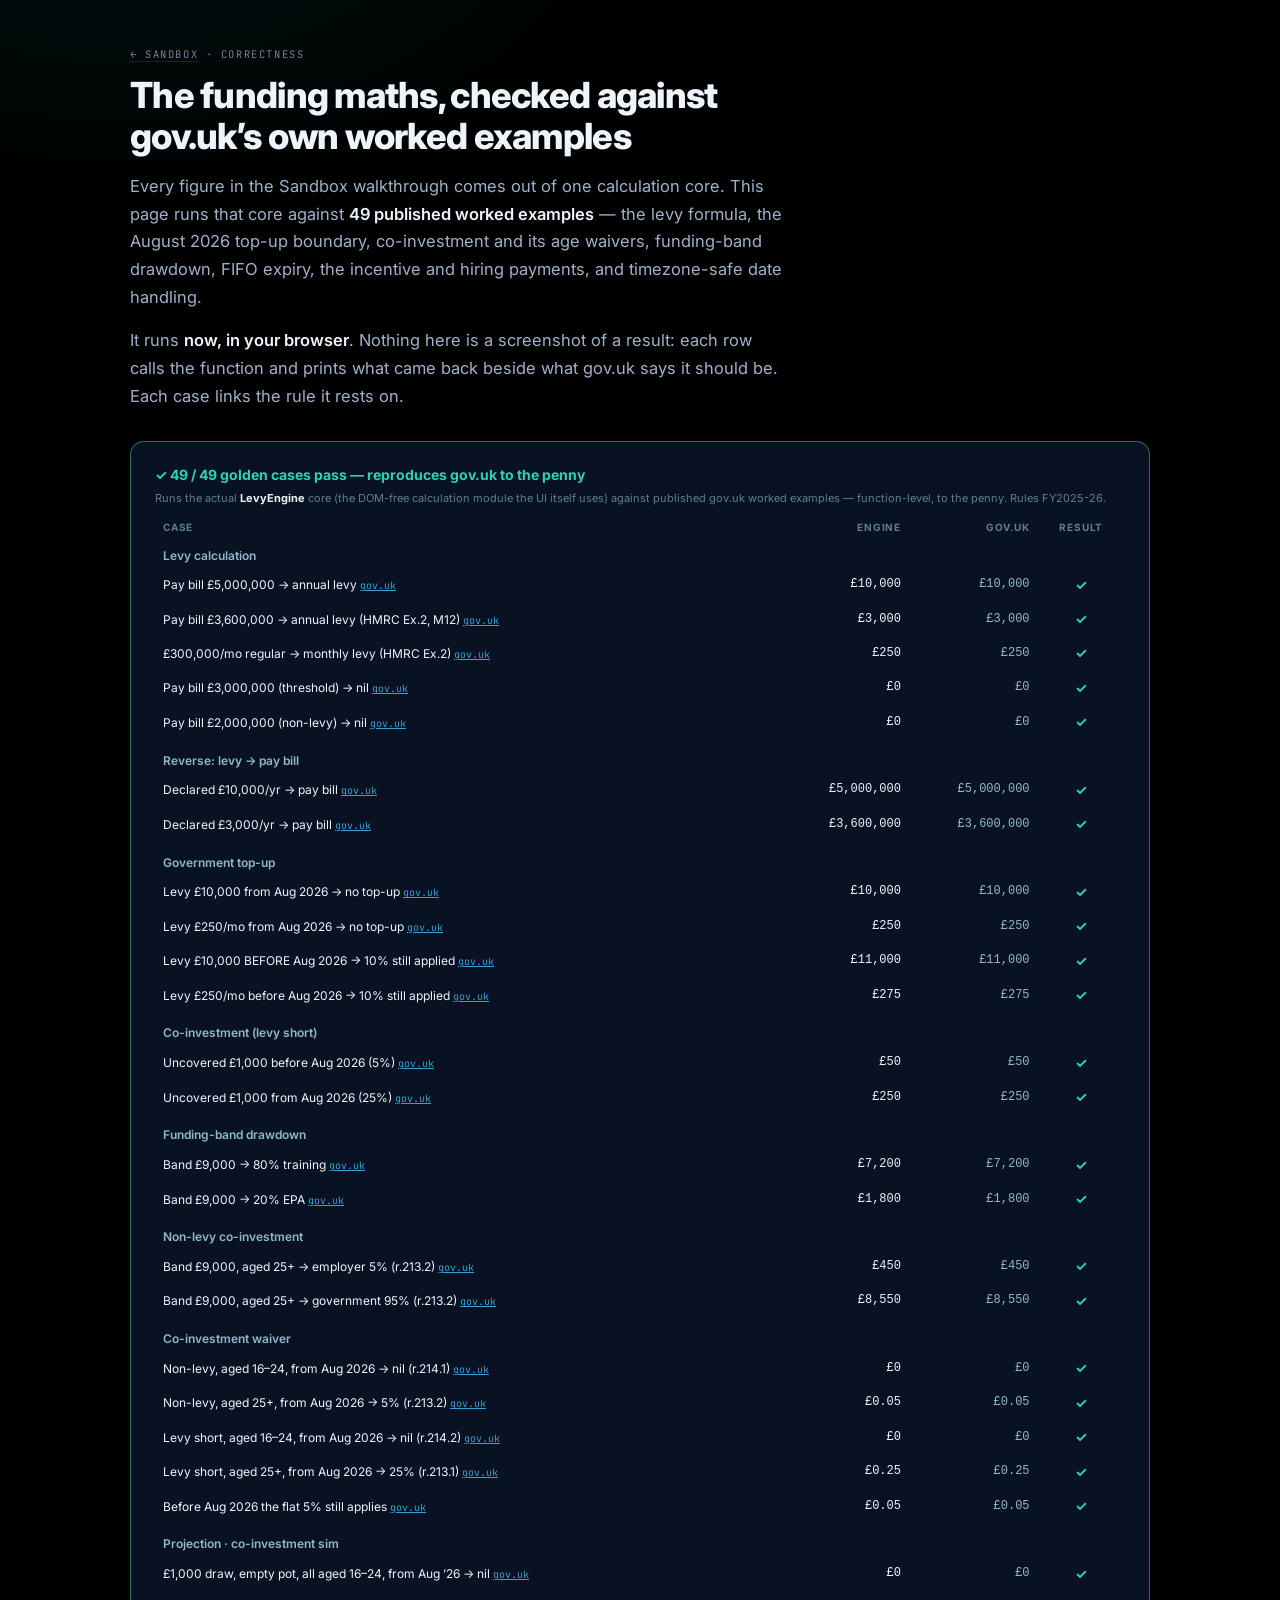
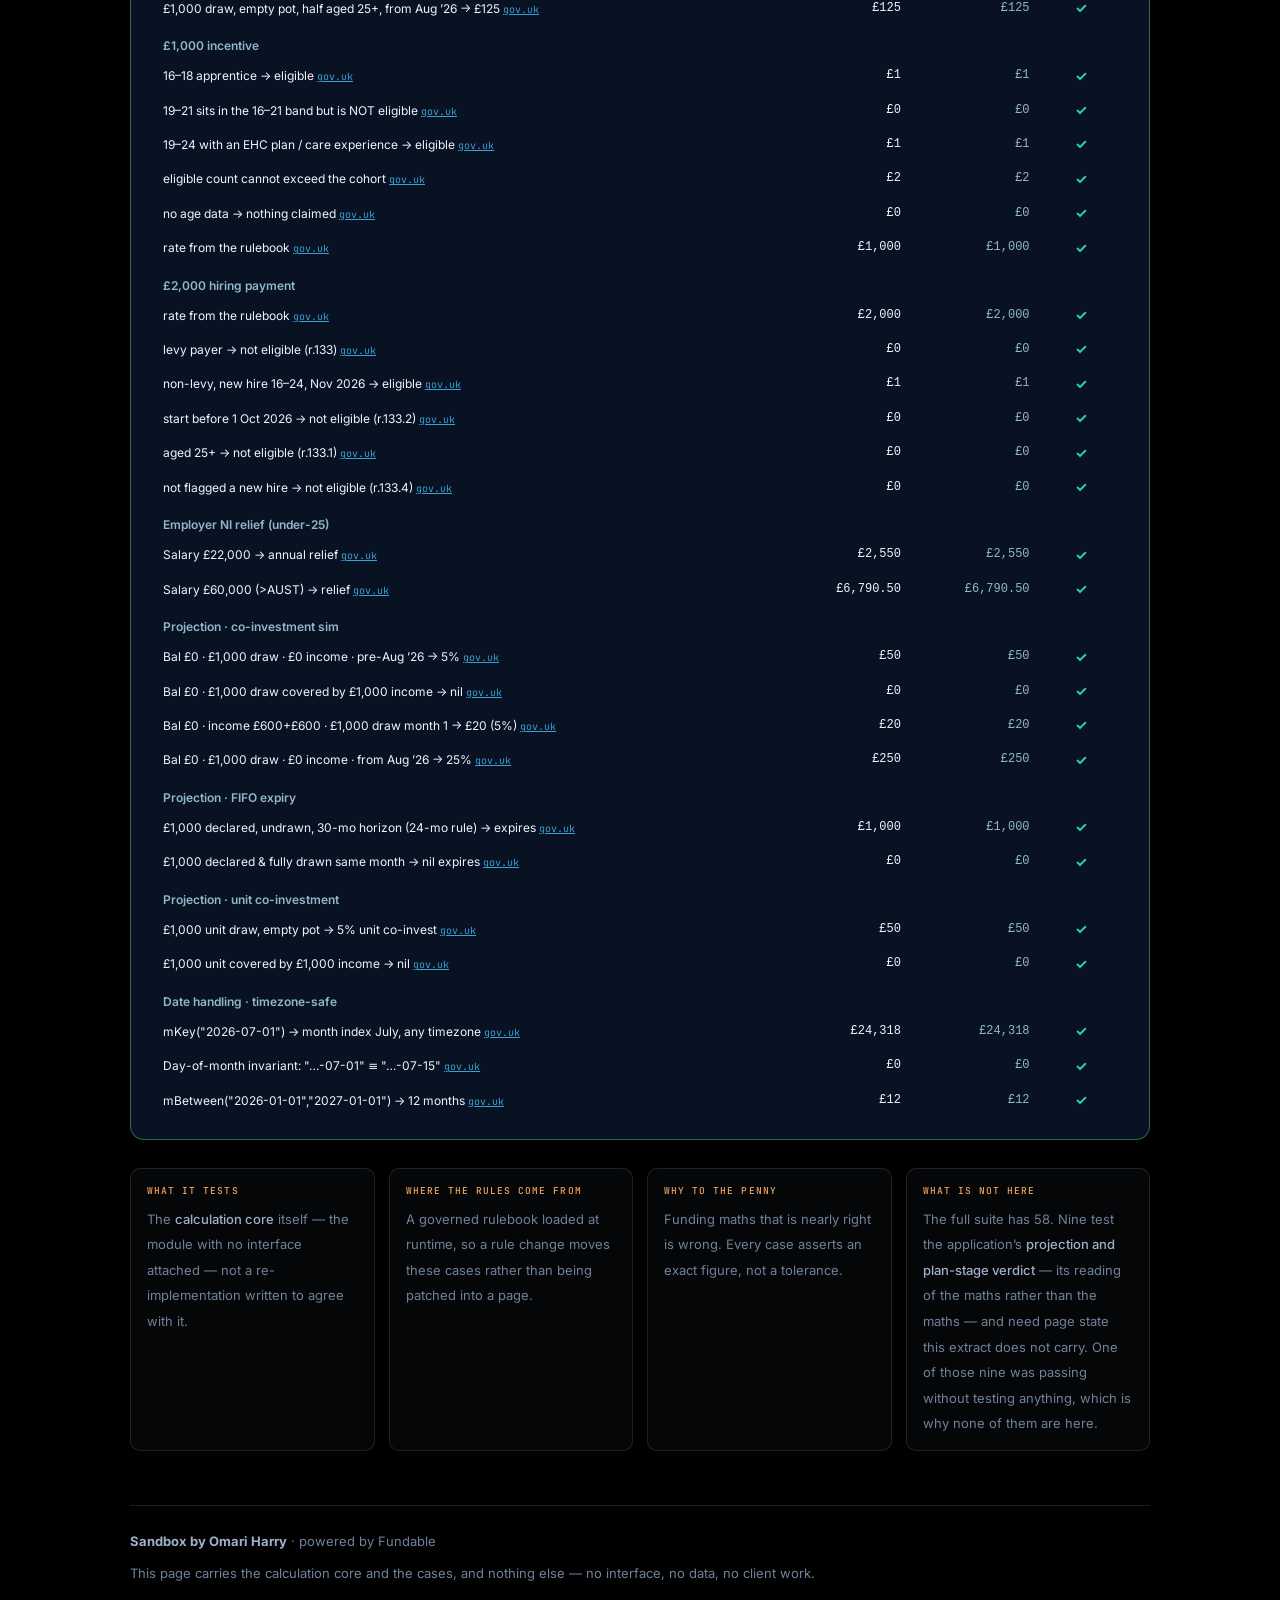
<file: apps/golden.html>
<!doctype html>
<html lang="en-GB">
<head>
<meta charset="utf-8">
<meta name="viewport" content="width=device-width,initial-scale=1">
<title>Golden cases — the funding maths, checked against gov.uk</title>
<meta name="description" content="58 published gov.uk worked examples, run live against the Fundable calculation core. Every case cites the rule it tests and links its source.">
<link rel="icon" href="../assets/fundable-favicon.svg">
<link rel="preconnect" href="https://fonts.googleapis.com">
<link rel="preconnect" href="https://fonts.gstatic.com" crossorigin>
<link href="https://fonts.googleapis.com/css2?family=Inter:wght@300;400;500;600;700;800&family=JetBrains+Mono:wght@400;500;600&display=swap" rel="stylesheet">
<style>
:root{
  --bg:#000; --cyan:#00C9CC; --cyan-dim:rgba(0,201,204,.45);
  --ink:#eef4fc; --muted:#9fb1ca; --muted-2:#6f829c;
  --warm:#f0a35c; --bad:#e8705f; --good:#4fd6a0;
  --line:rgba(159,177,202,.16); --card:rgba(11,20,38,.9);
  --mono:'JetBrains Mono',ui-monospace,Menlo,Consolas,monospace;
  --r-lg:14px; --r-md:10px; --r-sm:6px; --r-pill:999px;
}
*{box-sizing:border-box}
body{margin:0;background:var(--bg);color:var(--ink);line-height:1.6;
  font-family:Inter,system-ui,-apple-system,'Segoe UI',sans-serif;-webkit-font-smoothing:antialiased}
body::before{content:'';position:fixed;inset:0;pointer-events:none;z-index:0;
  background:radial-gradient(900px 540px at 10% -14%,rgba(0,201,204,.085),transparent 62%)}
.wrap{position:relative;z-index:1;max-width:1060px;margin:0 auto;padding:0 20px}
a{color:var(--cyan)}
:focus-visible{outline:2px solid var(--cyan);outline-offset:3px;border-radius:var(--r-sm)}

header{padding:46px 0 0;max-width:74ch}
.eyebrow{font-family:var(--mono);font-size:10.5px;letter-spacing:.15em;text-transform:uppercase;
  color:var(--muted-2);margin-bottom:12px}
.eyebrow a{color:var(--muted-2);text-decoration:none;border-bottom:1px solid var(--line)}
.eyebrow a:hover{color:var(--cyan)}
h1{margin:0;font-size:clamp(26px,3.4vw,36px);line-height:1.14;letter-spacing:-.02em;
  font-weight:800;text-wrap:balance}
.lede{margin:16px 0 0;color:var(--muted);font-size:16.5px;line-height:1.68;max-width:66ch}
.lede b{color:var(--ink);font-weight:600}

.verdict{margin:30px 0 0;border:1px solid var(--line);border-radius:var(--r-lg);
  background:var(--card);padding:22px 24px}
.verdict.pass{border-color:rgba(79,214,160,.45)}
.verdict.fail{border-color:rgba(232,112,95,.55)}
#out{font-size:14px}
#out table{width:100%;border-collapse:collapse;margin-top:6px}
#out a{font-family:var(--mono)}
#out strong{color:var(--ink)}

.what{margin:28px 0 0;display:grid;gap:14px;grid-template-columns:repeat(auto-fit,minmax(240px,1fr))}
.what div{border:1px solid var(--line);border-radius:var(--r-md);padding:14px 16px;
  background:rgba(159,177,202,.03)}
.what b{display:block;font-family:var(--mono);font-size:9.5px;letter-spacing:.11em;
  text-transform:uppercase;color:var(--warm);margin-bottom:7px;font-weight:500}
.what span{font-size:13px;line-height:1.62;color:var(--muted-2)}
.what span b{display:inline;font-family:inherit;font-size:inherit;letter-spacing:0;
  text-transform:none;color:var(--muted);margin:0}

footer{margin:54px 0 70px;padding-top:24px;border-top:1px solid var(--line);
  color:var(--muted-2);font-size:13px;line-height:1.75;display:grid;gap:9px}
footer b{color:var(--muted)}

@media screen and (max-width:1023.98px){
  .wrap{padding:0 16px}
  h1{font-size:23px}
}
</style>
</head>
<body>
<div class="wrap">

  <header>
    <div class="eyebrow"><a href="../index.html">&larr; Sandbox</a> &middot; correctness</div>
    <h1>The funding maths, checked against gov.uk&rsquo;s own worked examples</h1>
    <p class="lede">Every figure in the Sandbox walkthrough comes out of one calculation core. This
    page runs that core against <b>49 published worked examples</b> &mdash; the levy formula, the
    August 2026 top-up boundary, co-investment and its age waivers, funding-band drawdown, FIFO
    expiry, the incentive and hiring payments, and timezone-safe date handling.</p>
    <p class="lede">It runs <b>now, in your browser</b>. Nothing here is a screenshot of a result:
    each row calls the function and prints what came back beside what gov.uk says it should be. Each
    case links the rule it rests on.</p>
  </header>

  <div class="verdict" id="verdict">
    <div id="out">Running&hellip;</div>
  </div>

  <div class="what">
    <div><b>What it tests</b><span>The <b>calculation core</b> itself &mdash; the module with no
      interface attached &mdash; not a re-implementation written to agree with it.</span></div>
    <div><b>Where the rules come from</b><span>A governed rulebook loaded at runtime, so a rule
      change moves these cases rather than being patched into a page.</span></div>
    <div><b>Why to the penny</b><span>Funding maths that is nearly right is wrong. Every case
      asserts an exact figure, not a tolerance.</span></div>
    <div><b>What is not here</b><span>The full suite has 58. Nine test the application&rsquo;s
      <b>projection and plan-stage verdict</b> &mdash; its reading of the maths rather than the
      maths &mdash; and need page state this extract does not carry. One of those nine was passing
      without testing anything, which is why none of them are here.</span></div>
  </div>

  <footer>
    <span><b>Sandbox by Omari Harry</b> &middot; powered by Fundable</span>
    <span>This page carries the calculation core and the cases, and nothing else &mdash; no
      interface, no data, no client work.</span>
  </footer>

</div>

<script src="levy-engine.js"></script>
<script src="golden-cases.js"></script>
<script>
/* The suite registers window.runGoldenCases and returns finished markup. It
   is rendered here rather than in a panel behind a keyboard shortcut: the
   whole point of the page is that a reader who was told the figures are
   checked can watch them being checked. */
(function () {
  var out = document.getElementById('out'), v = document.getElementById('verdict');
  if (typeof runGoldenCases !== 'function') {
    out.innerHTML = '<b>The suite did not load.</b> That is itself a failure worth seeing, ' +
      'rather than a page that quietly shows nothing.';
    v.className = 'verdict fail';
    return;
  }
  try {
    var html = runGoldenCases();
    out.innerHTML = html;
    v.className = 'verdict ' + (html.indexOf('FAIL') > -1 ? 'fail' : 'pass');
  } catch (err) {
    out.innerHTML = '<b>The suite threw while running:</b> ' +
      String(err && err.message || err).replace(/[<>]/g, '');
    v.className = 'verdict fail';
    if (window.console) console.error(err);
  }
})();
</script>
</body>
</html>
</file>
